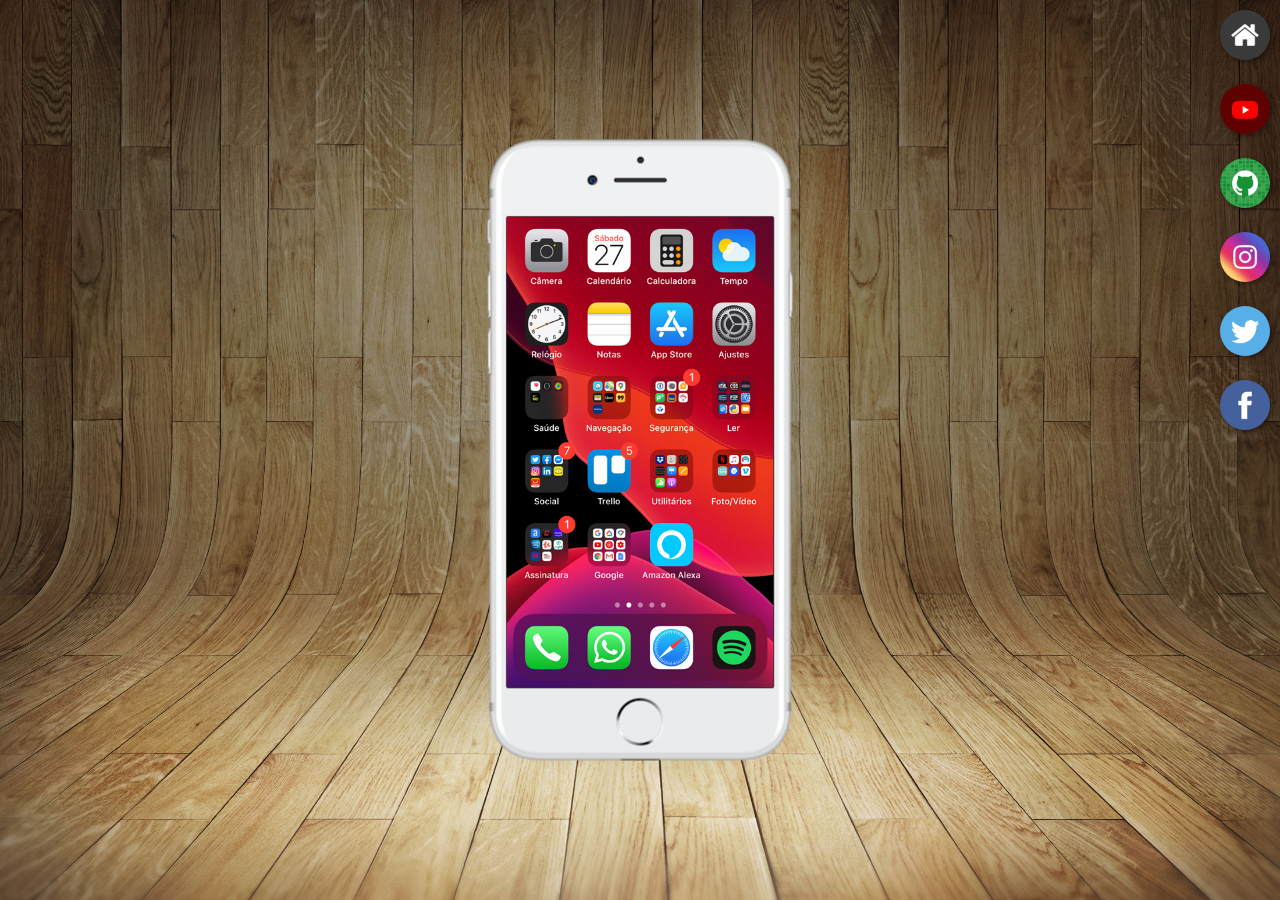
<file: index.html>
<!DOCTYPE html>
<html lang="pt-br">
<head>
    <meta charset="UTF-8">
    <meta http-equiv="X-UA-Compatible" content="IE=edge">
    <meta name="viewport" content="width=device-width, initial-scale=1.0">
    <link rel="shortcut icon" href="pacote-d013/favicon.ico" type="image/x-icon">
    <link rel="stylesheet" href="estilos.css">
    <title>Projeto redes sociasi</title>
</head>
<body>
    
    <main>
        <section id="telefone">
            <iframe src="pacote-d013/home.html" frameborder="0" name="tela" id="tela">
                seu navegador não é compativo
            </iframe>
        </section>
        <section id="redes-sociais">
            <a href="pacote-d013/home.html" target="tela" ><img src="pacote-d013/imagens/logo-home.jpg" alt="home"></a><br>
            <a href="youtube.html" target="tela" ><img src="pacote-d013/imagens/logo-youtube.jpg" alt="logo-youtube"></a><br>
            <a href="git.html" target="tela" ><img src="pacote-d013/imagens/logo-github.jpg" alt="github"></a><br>
            <a href="instagram.html" target="tela" ><img src="pacote-d013/imagens/logo-instagram.jpg" alt="instagram"></a><br>
            <a href="twitter.html" target="tela"><img src="pacote-d013/imagens/logo-twitter.jpg" alt="twitter"></a><br>

            <a href="facebook.html" target="tela" ><img src="pacote-d013/imagens/logo-facebook.jpg" alt="face"></a>
        </section> 
    </main>

</body>
</html>
</file>
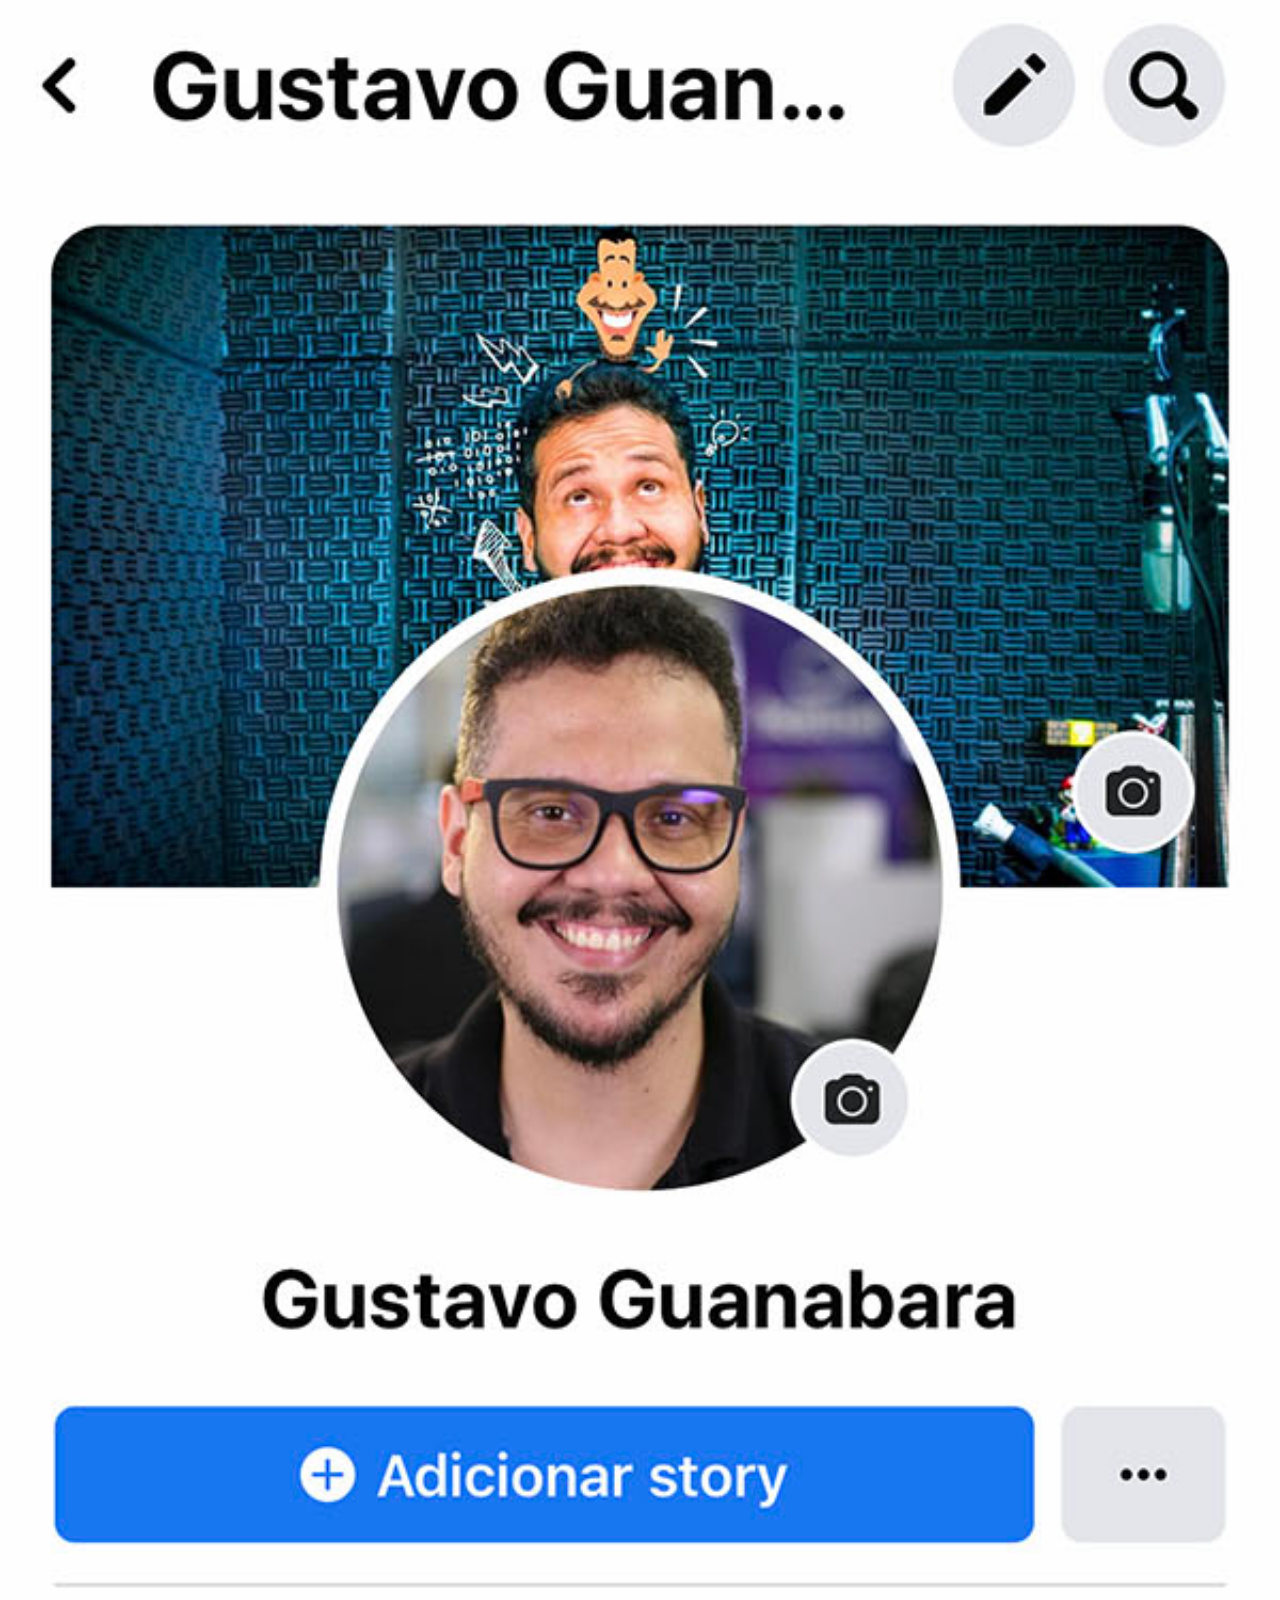
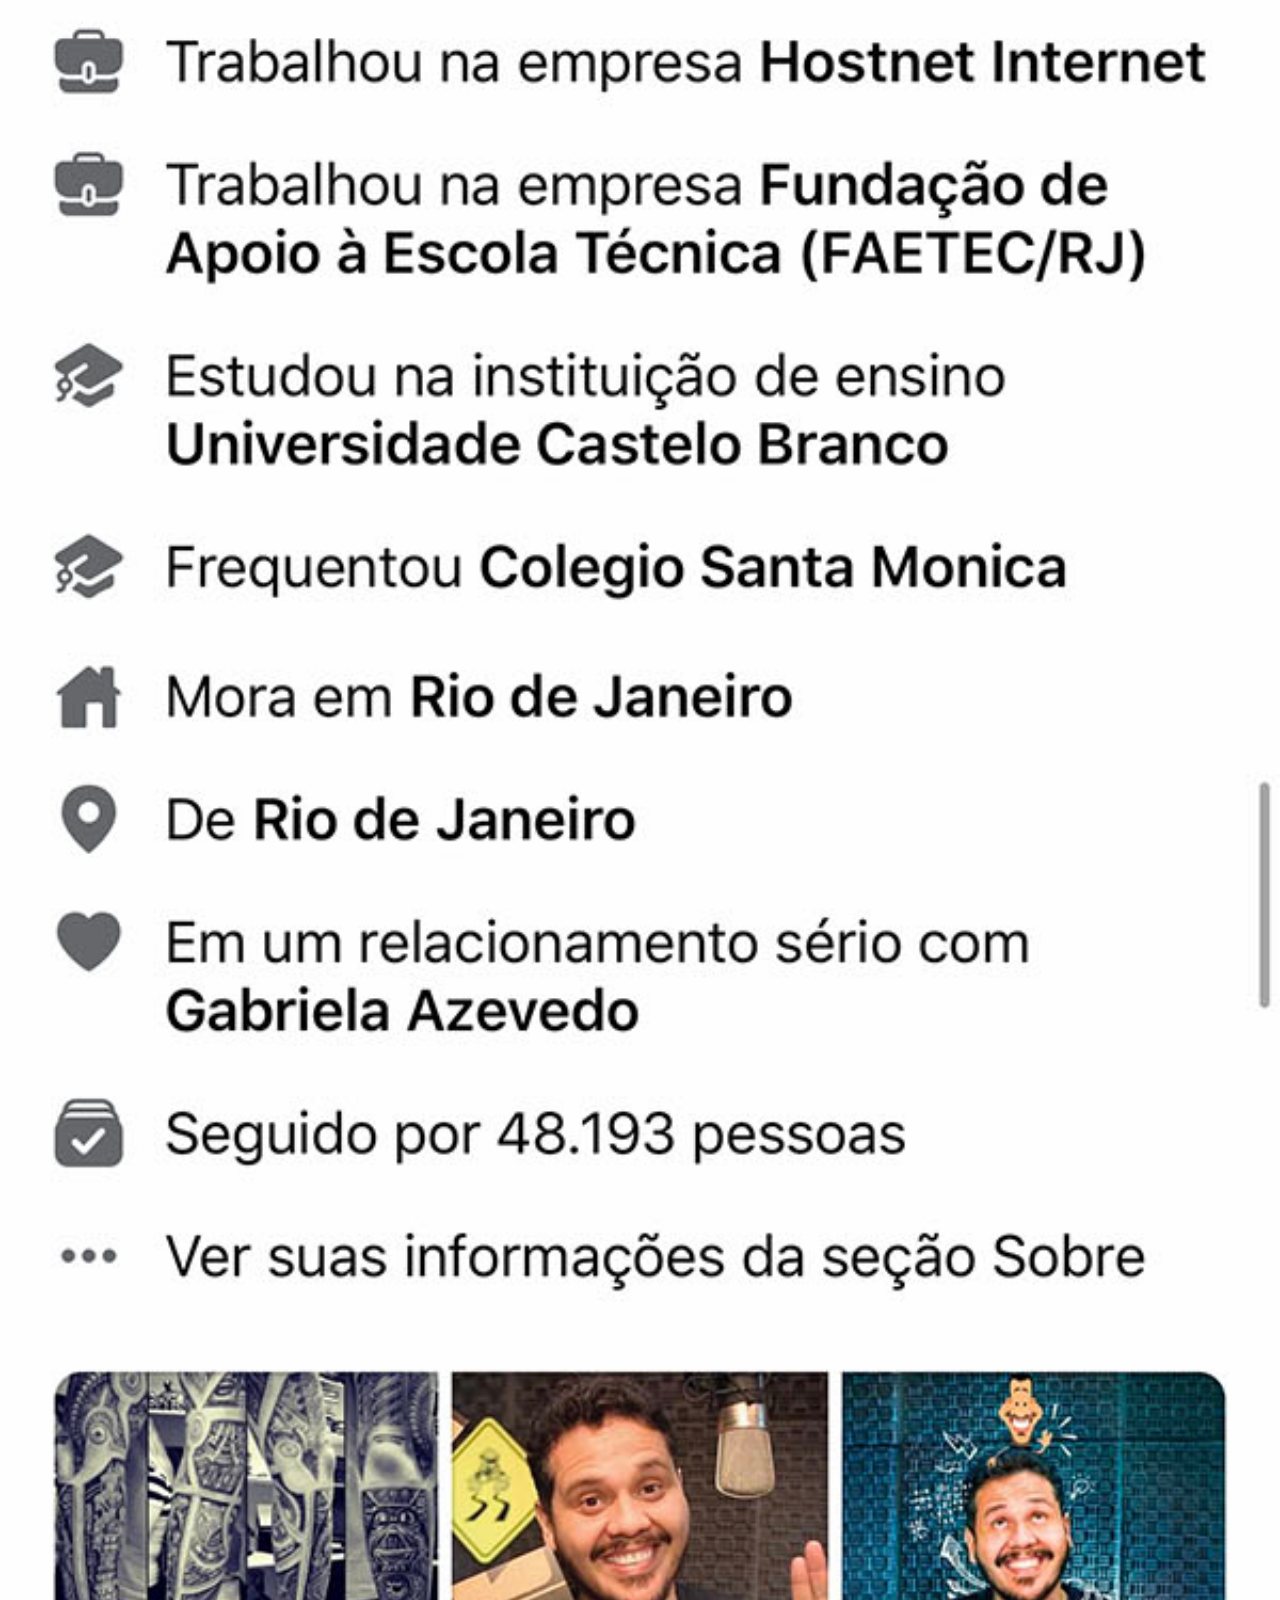
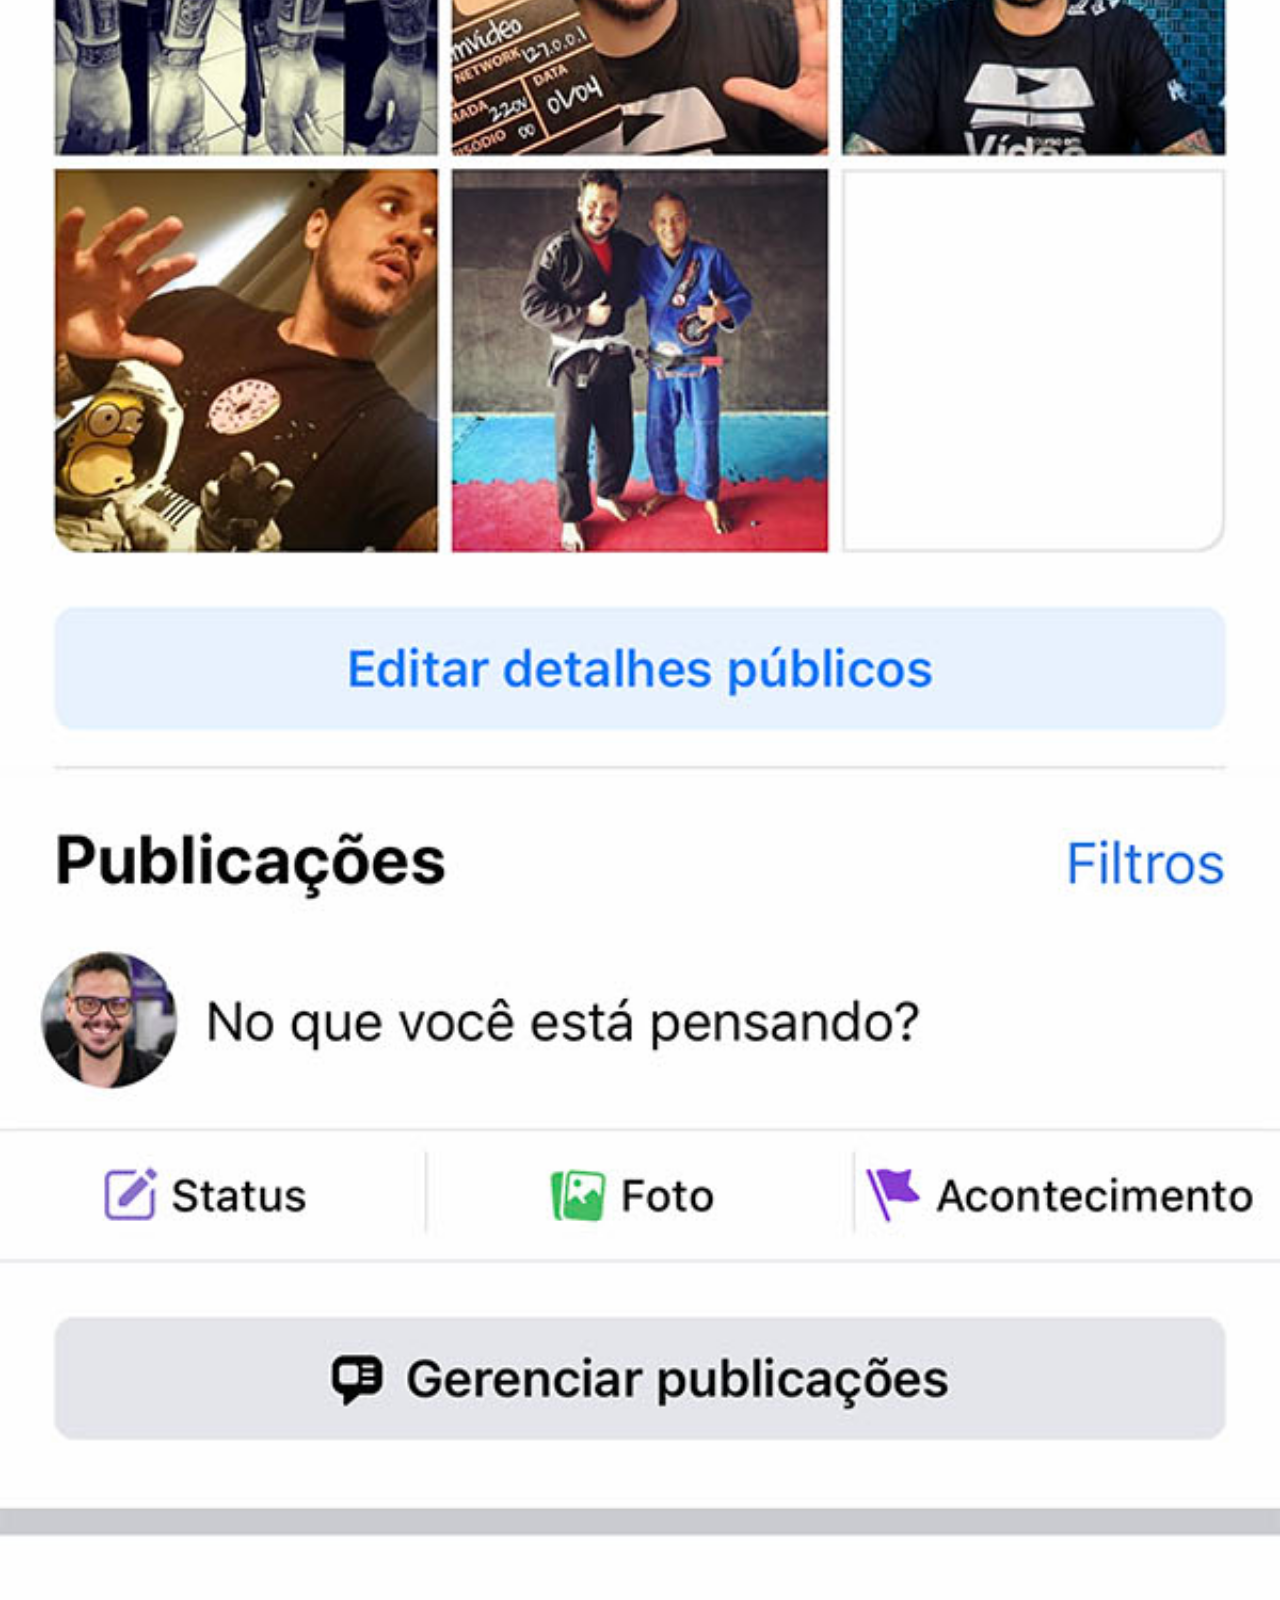
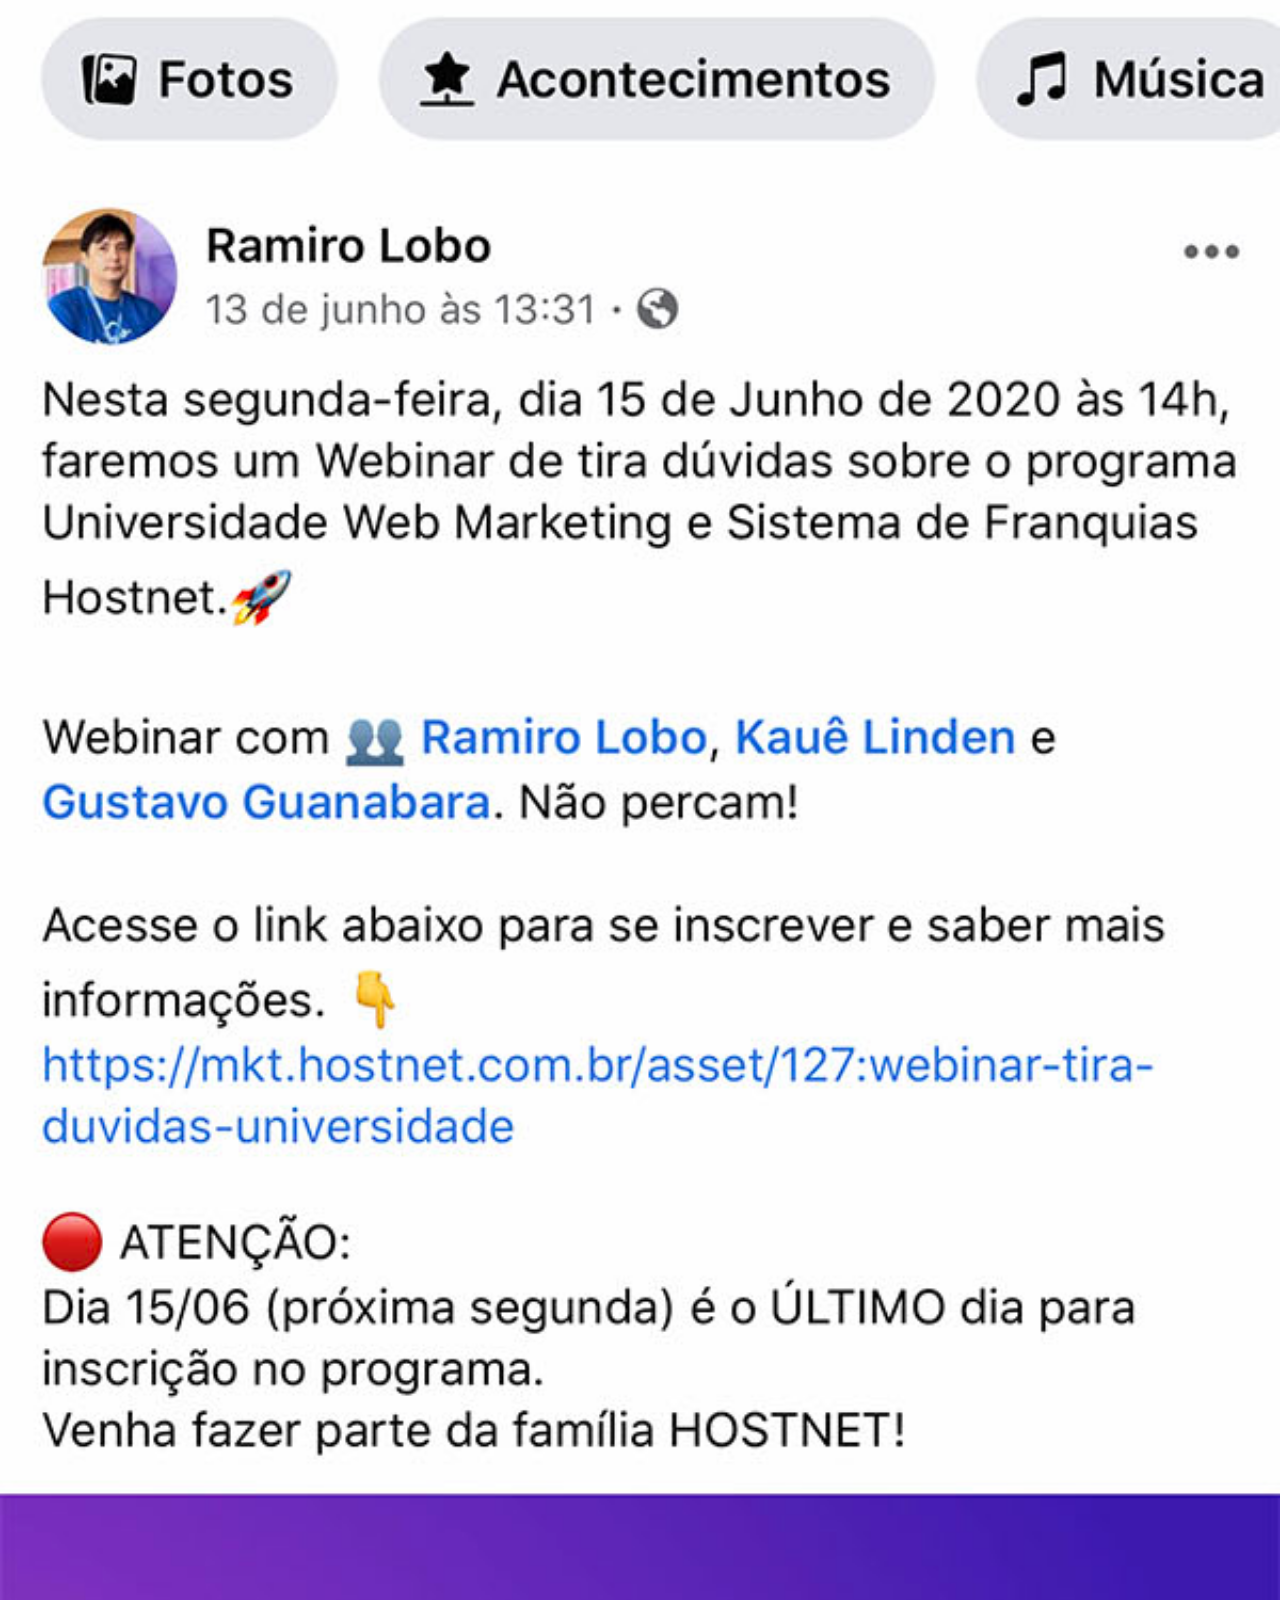
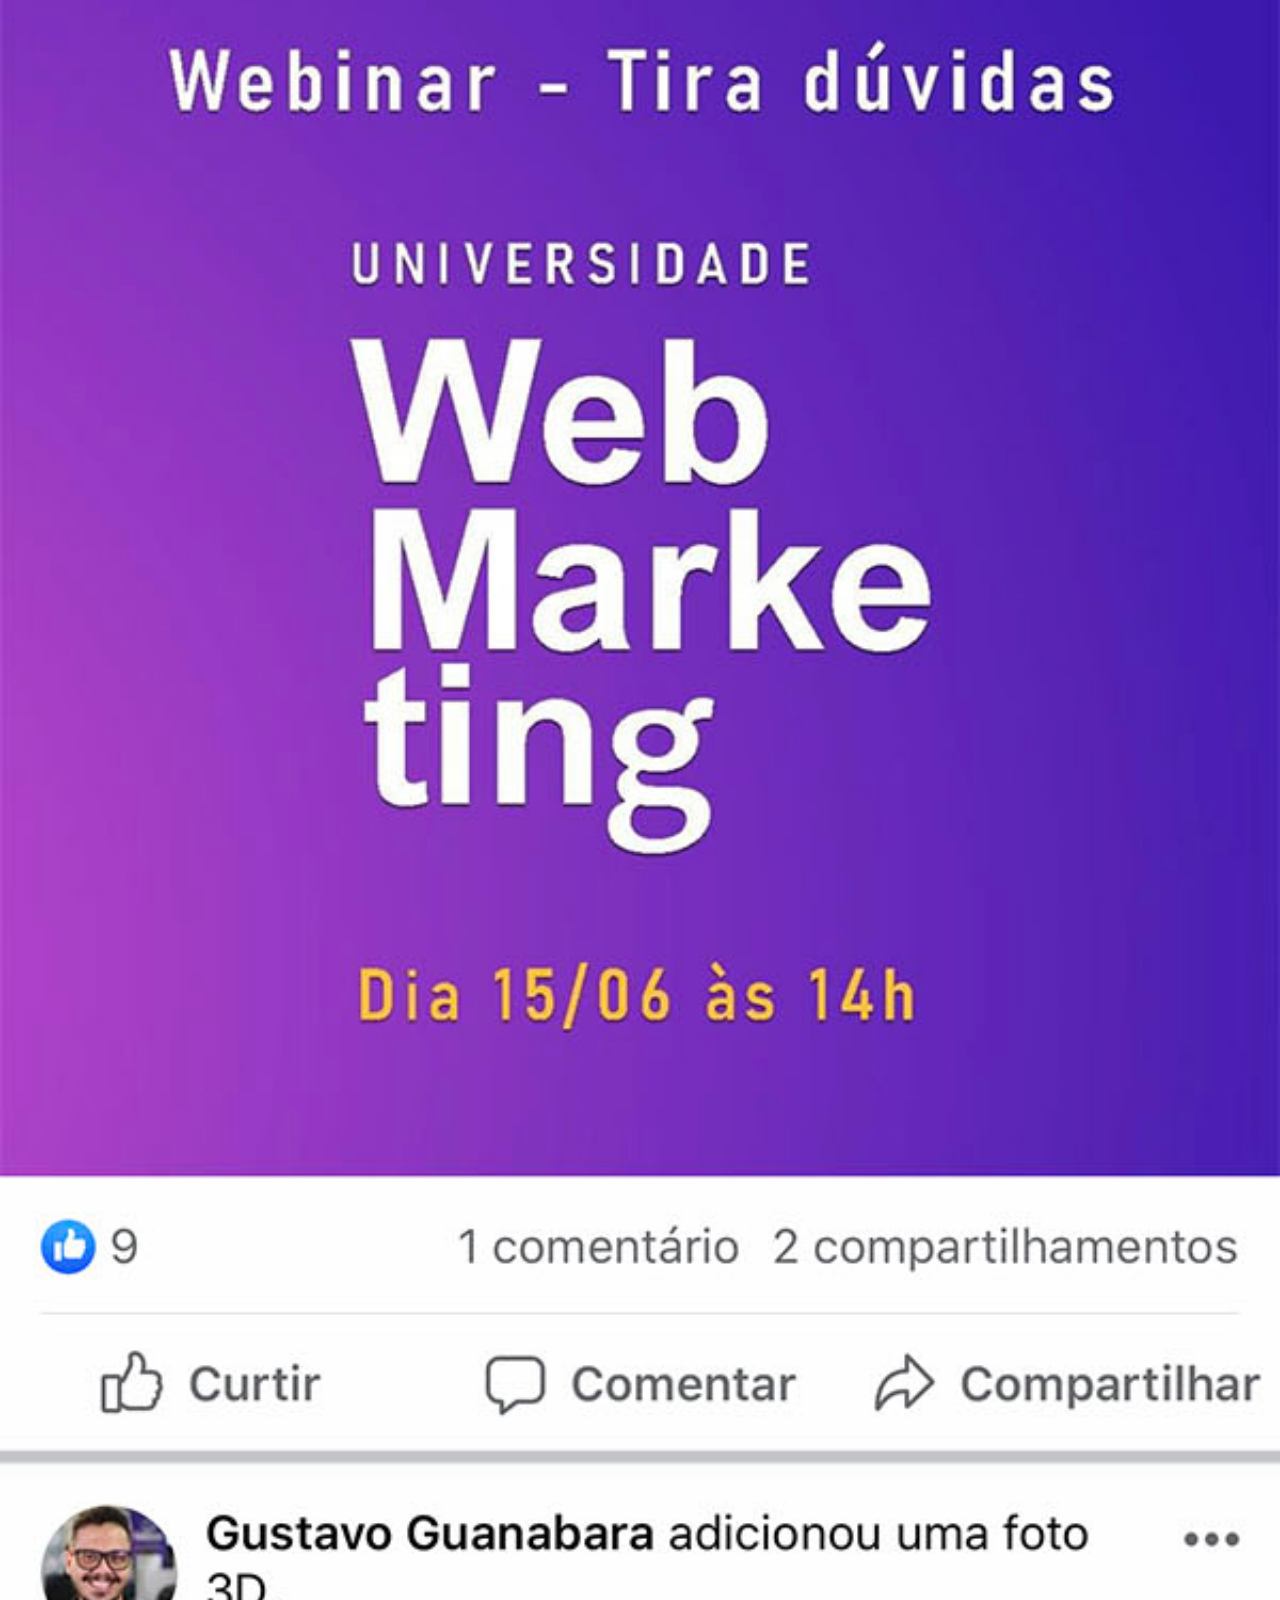
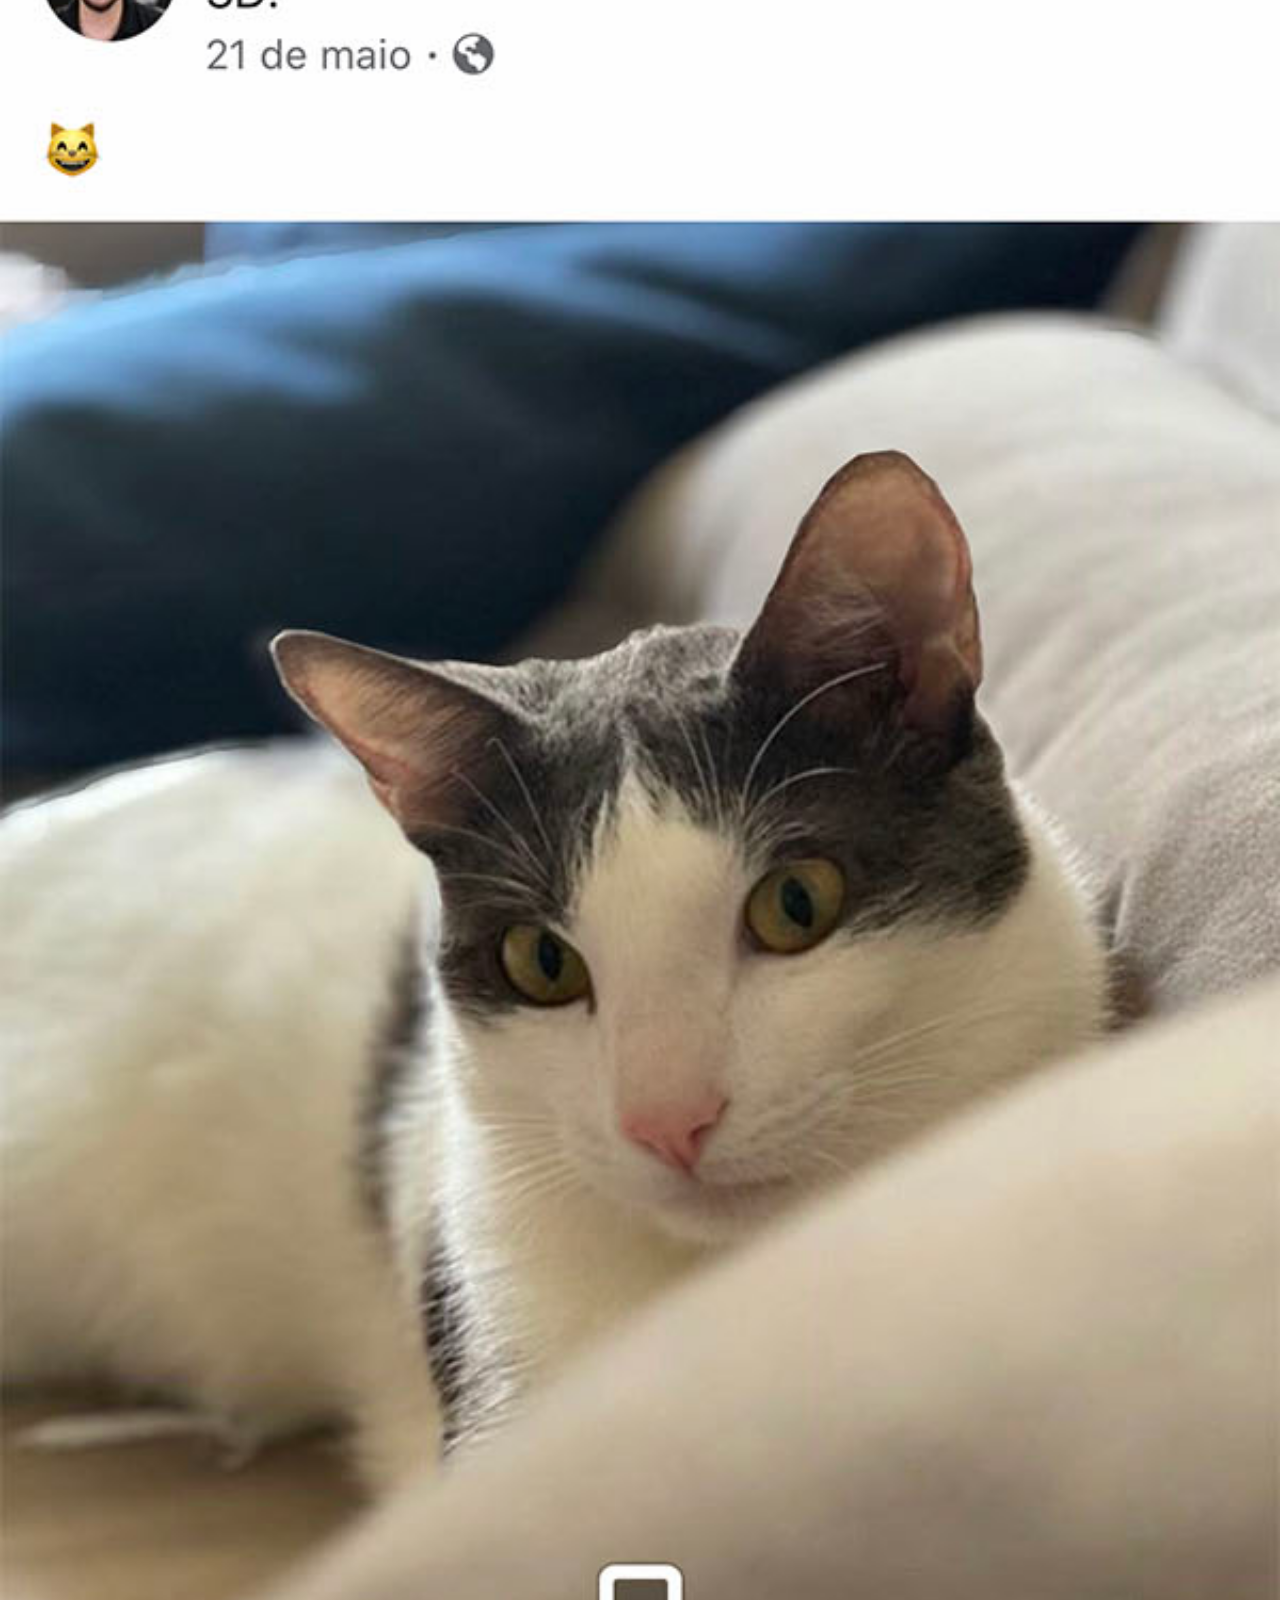
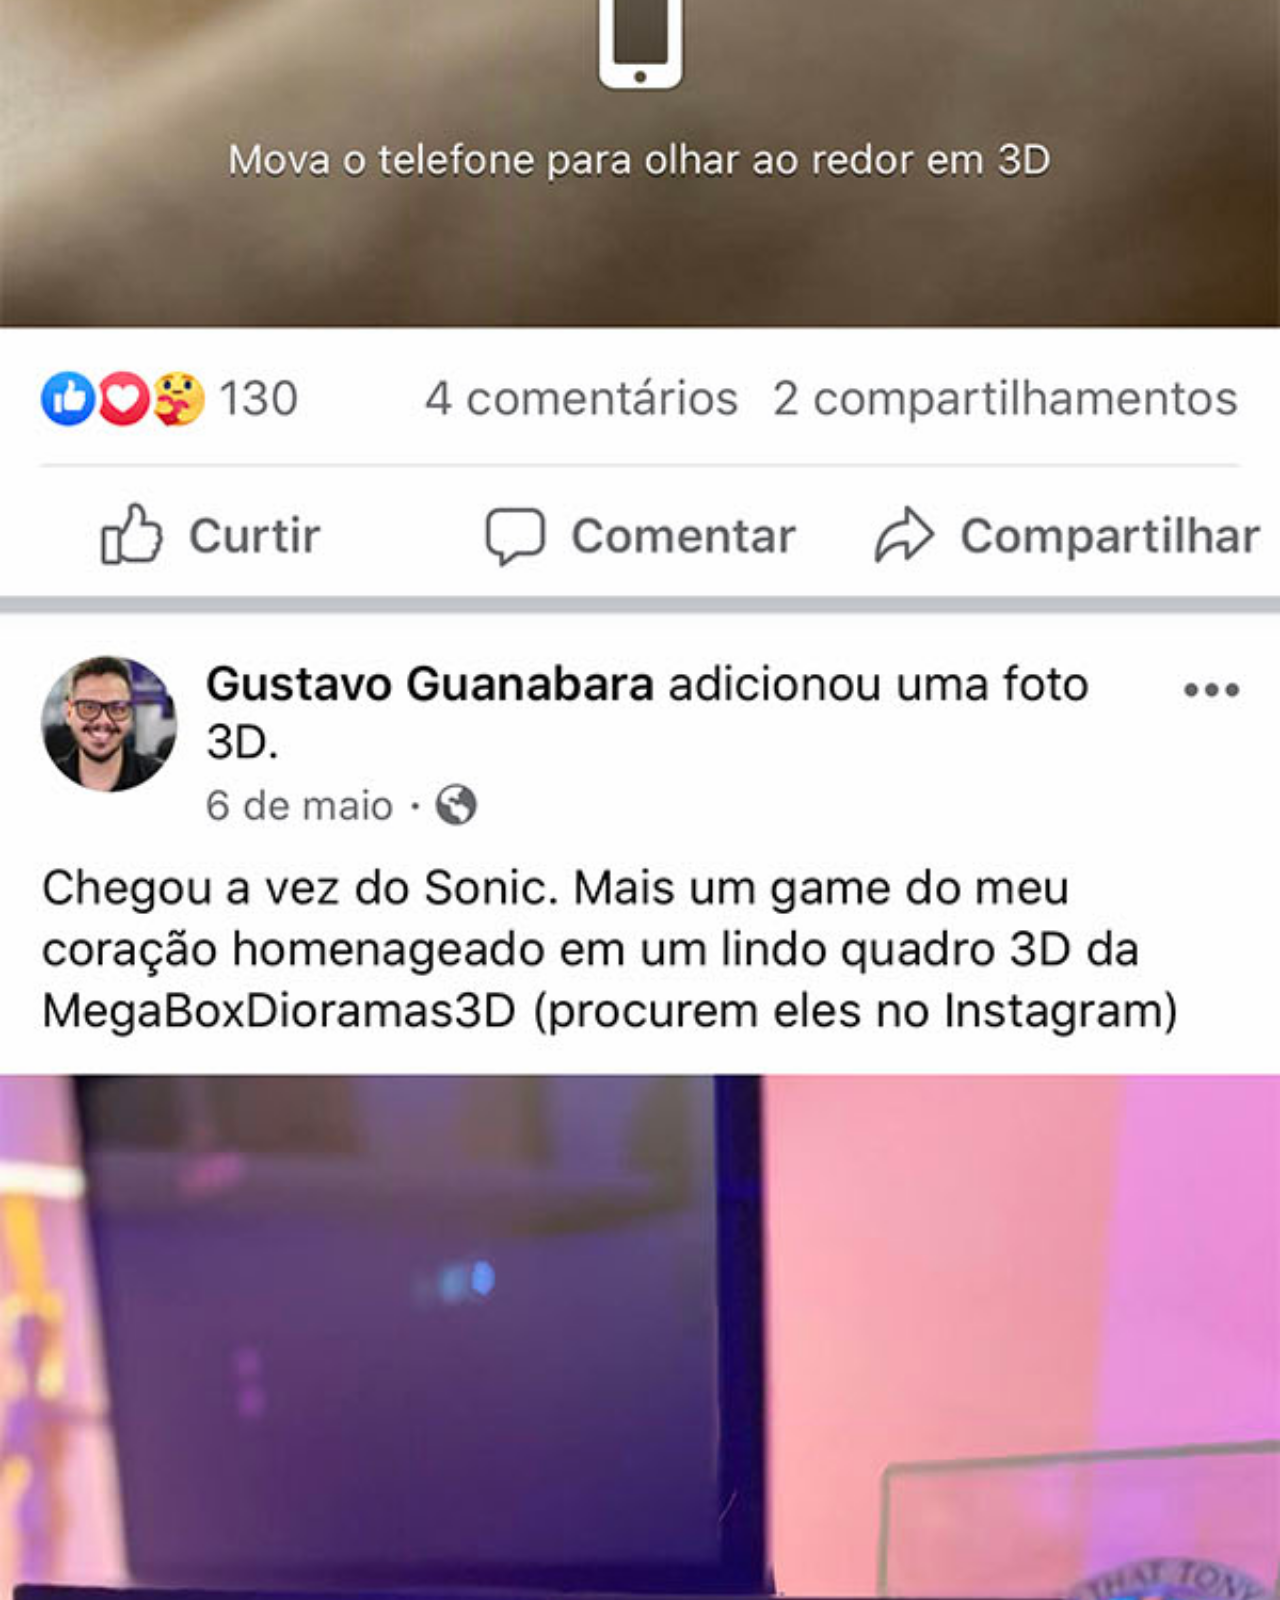
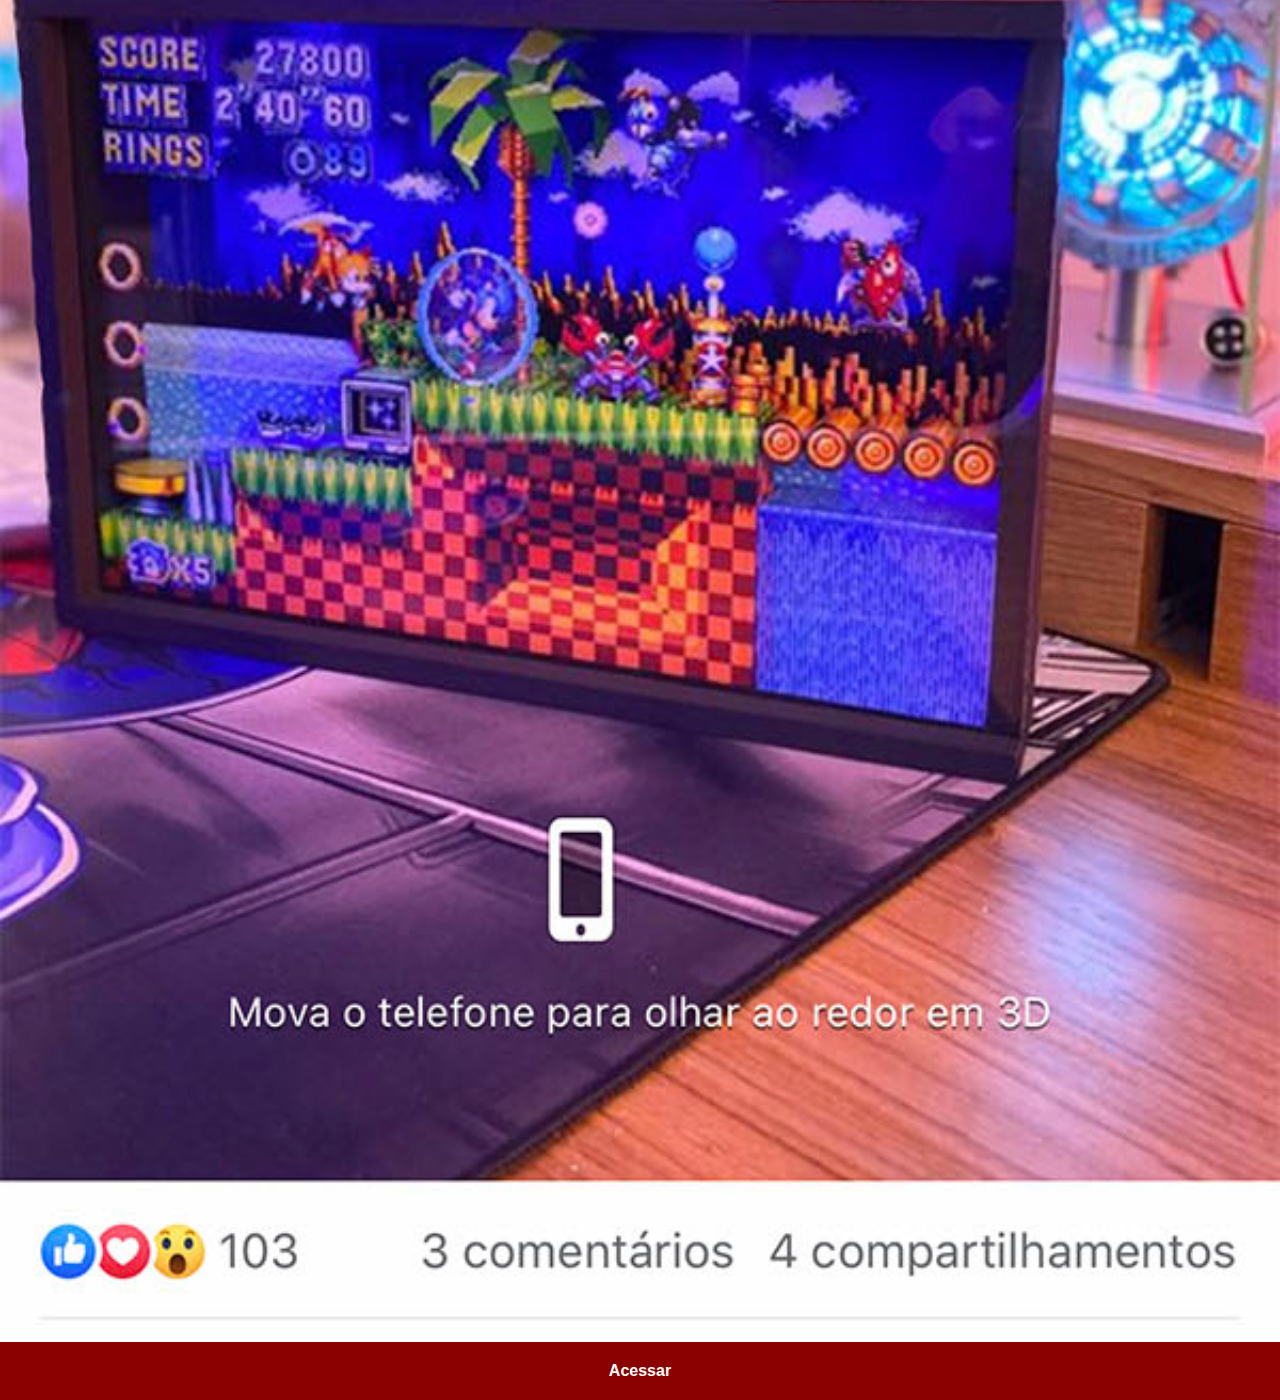
<file: facebook.html>
<!DOCTYPE html>
<html lang="pt-br">
<head>
    <meta charset="UTF-8">
    <meta http-equiv="X-UA-Compatible" content="IE=edge">
    <meta name="viewport" content="width=device-width, initial-scale=1.0">
    <link rel="stylesheet" href="estilos/sociai.css">
    <title>facebook</title>
</head>
<body>
    <img src="pacote-d013/imagens/tela-facebook.jpg" alt="facebook">
    <a href="https://www.facebook.com/gustavoguanabara/?locale=pt_BR">Acessar</a>
</body>
</html>
</file>
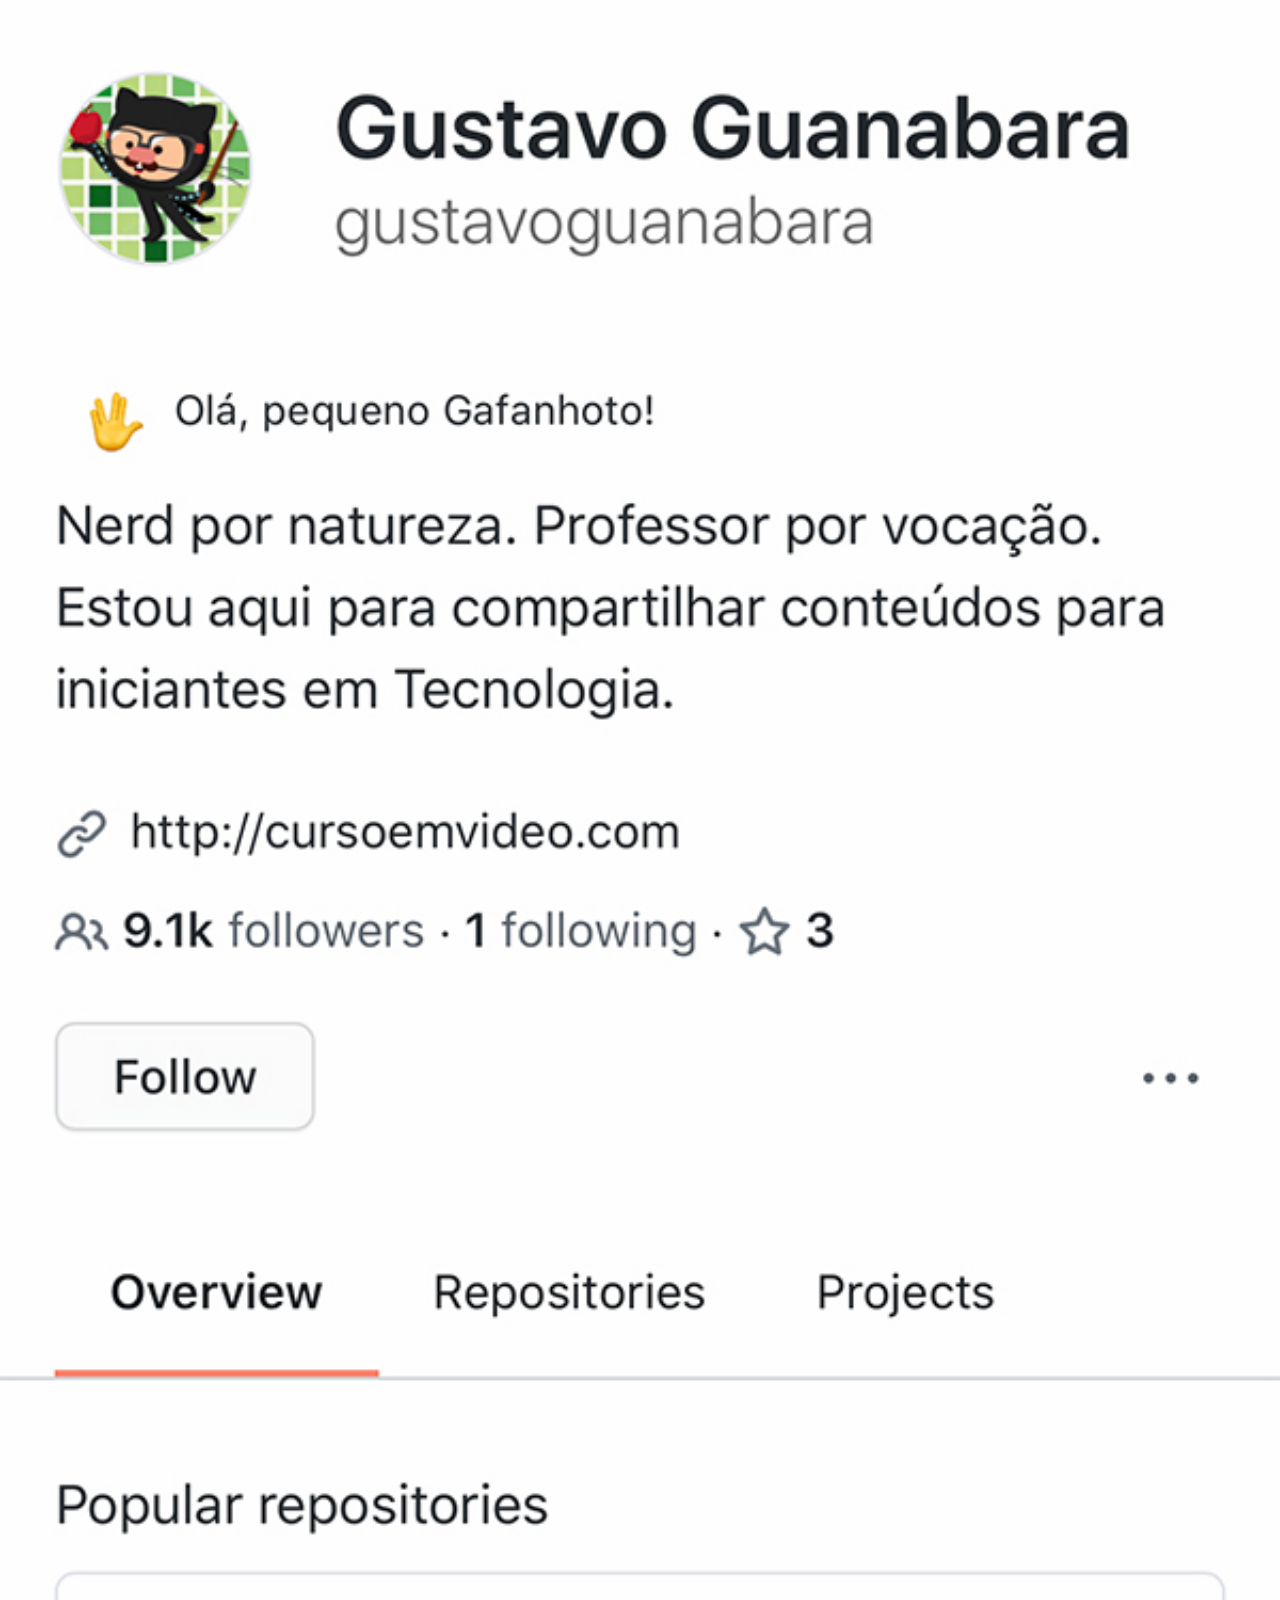
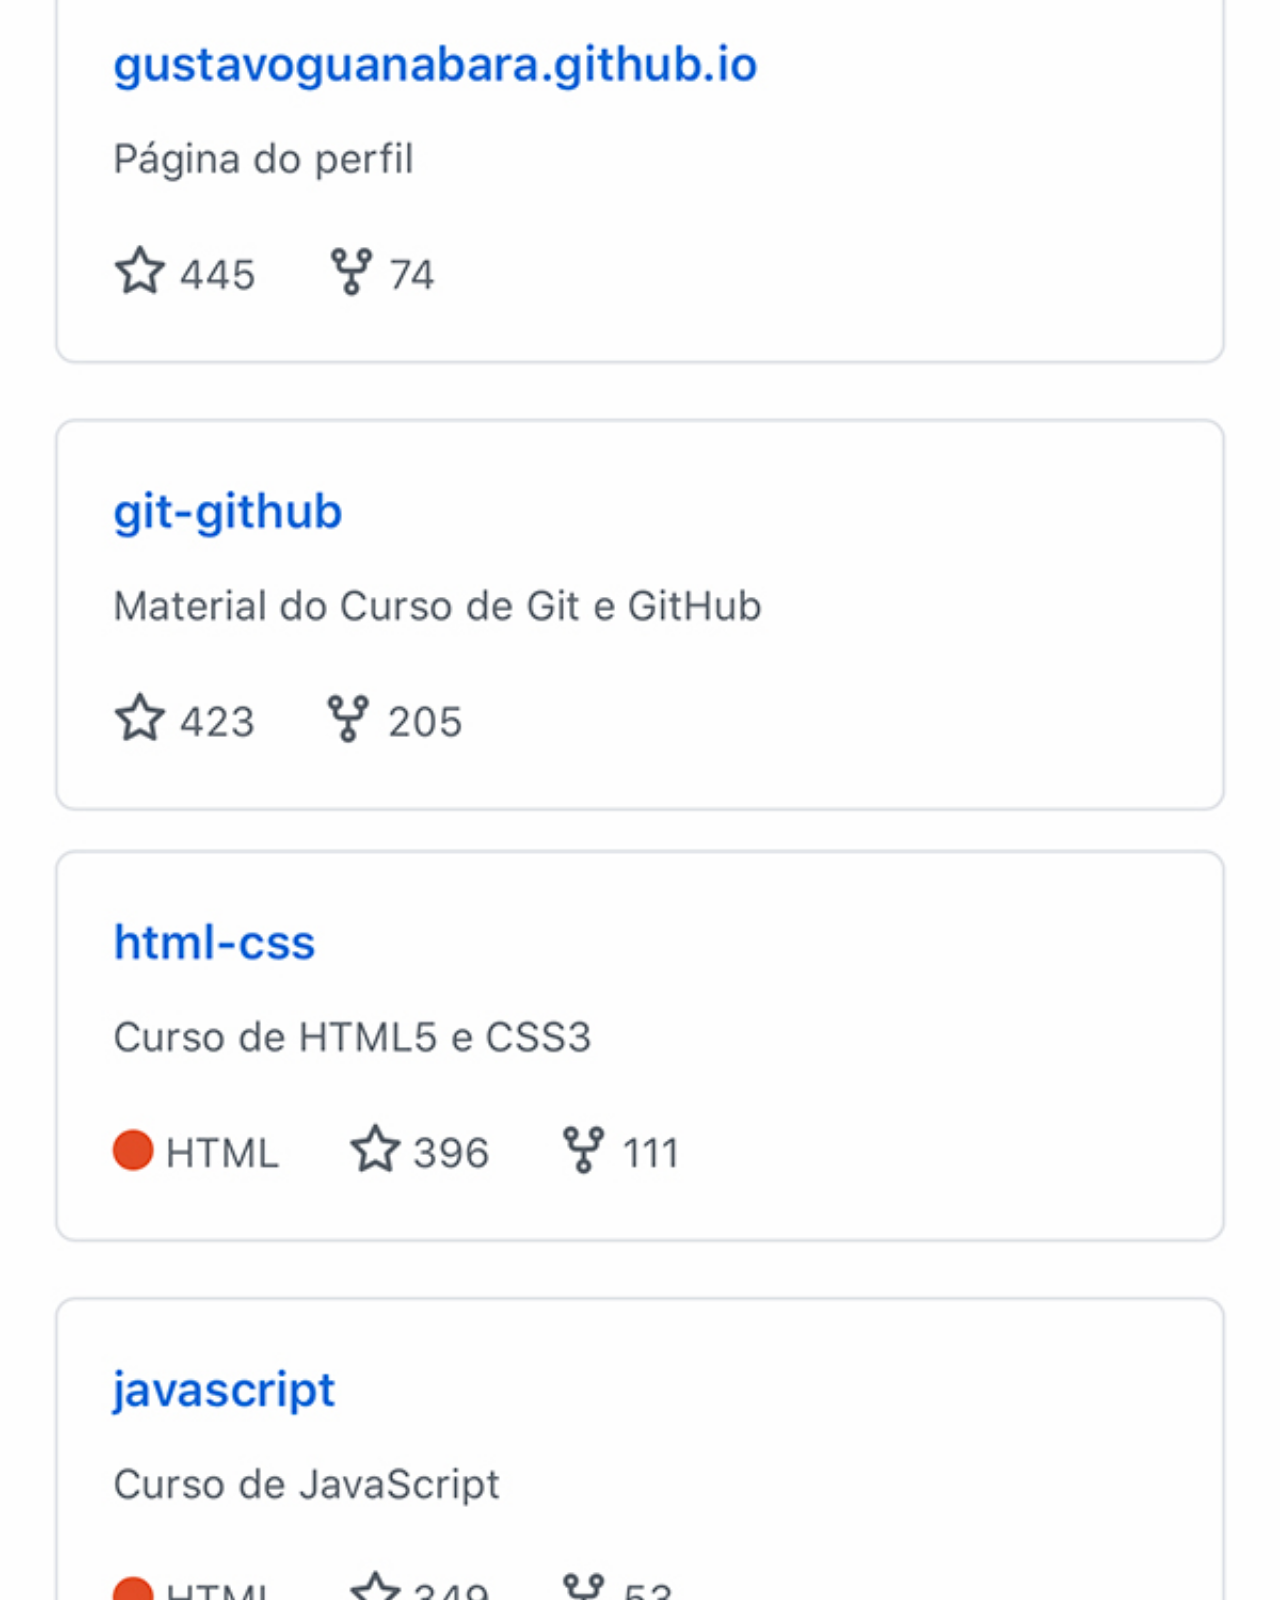
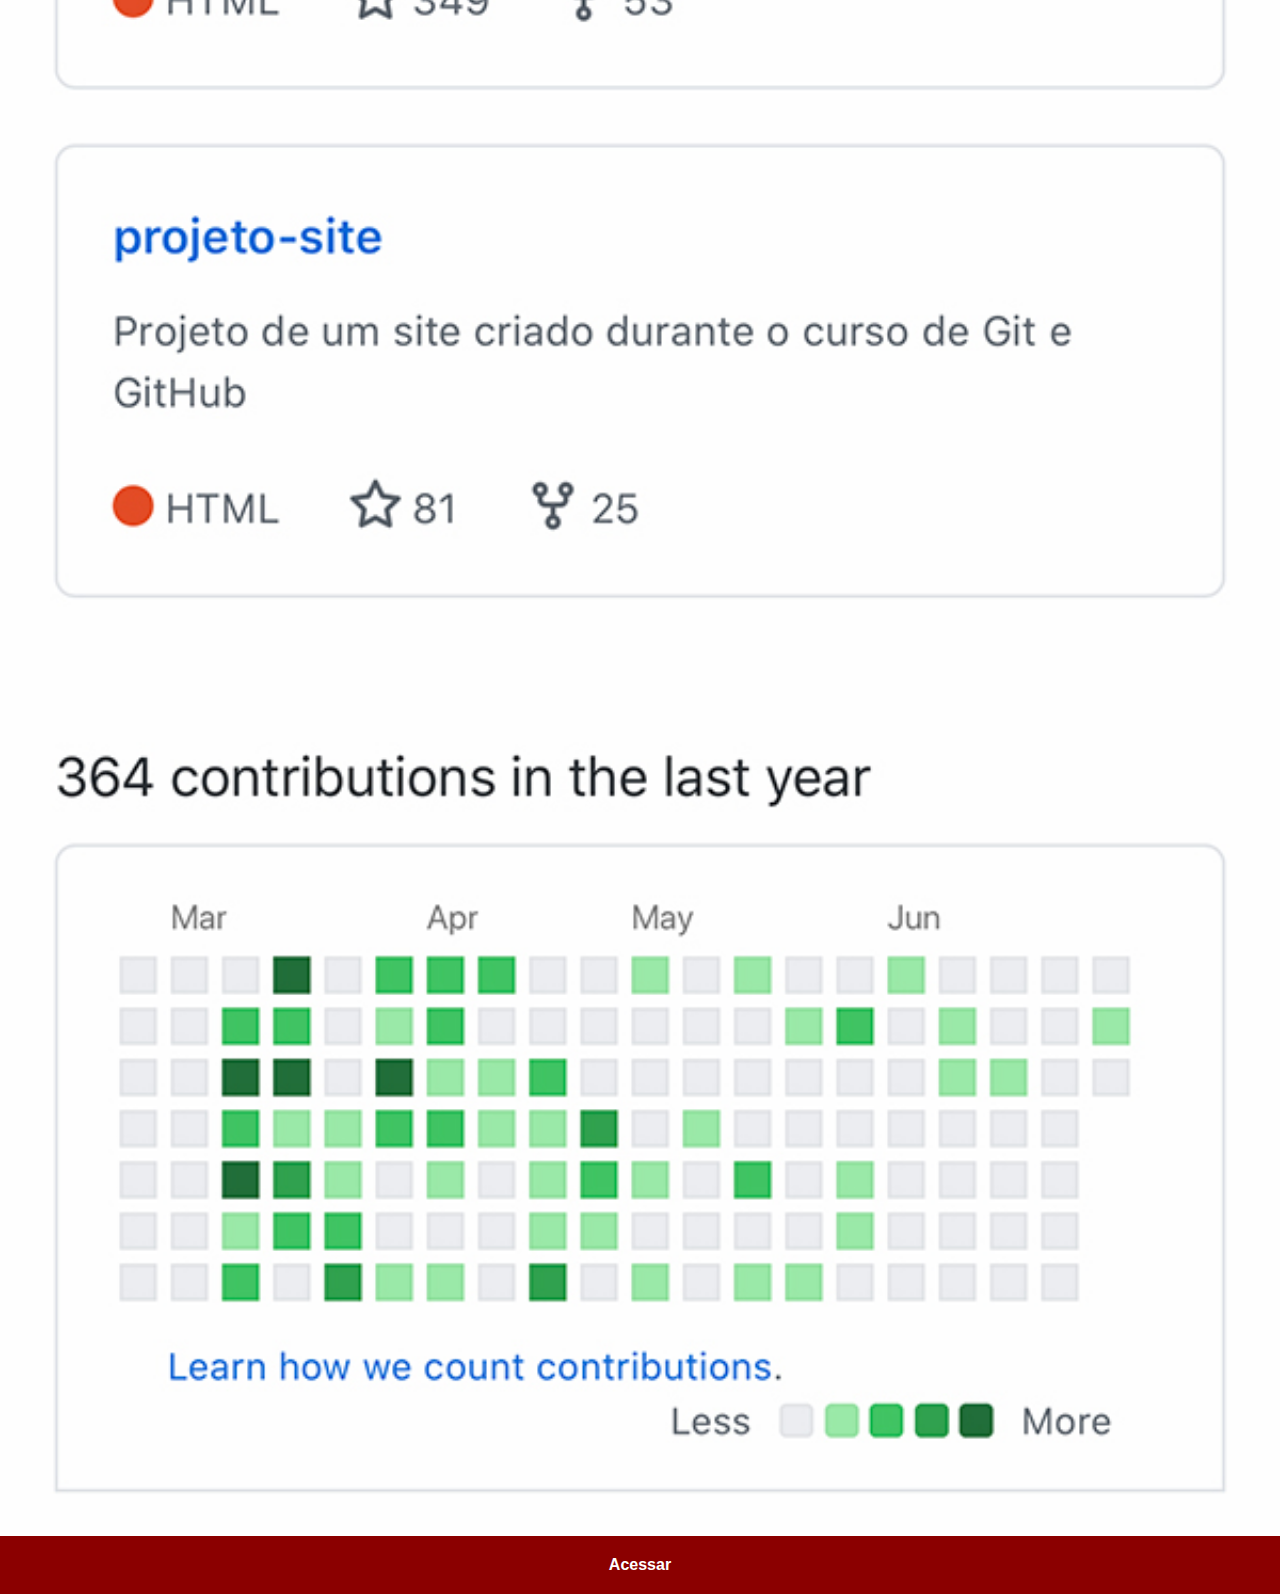
<file: git.html>
<!DOCTYPE html>
<html lang="en">
<head>
    <meta charset="UTF-8">
    <meta http-equiv="X-UA-Compatible" content="IE=edge">
    <meta name="viewport" content="width=device-width, initial-scale=1.0">
    <link rel="stylesheet" href="estilos/sociai.css">
    <title>Github</title>
</head>
<body>
    <img src="pacote-d013/imagens/tela-github.jpg" alt="github">
    <a href="https://github.com/gustavoguanabara/" target="_blank">Acessar</a>
</body>
</html>
</file>
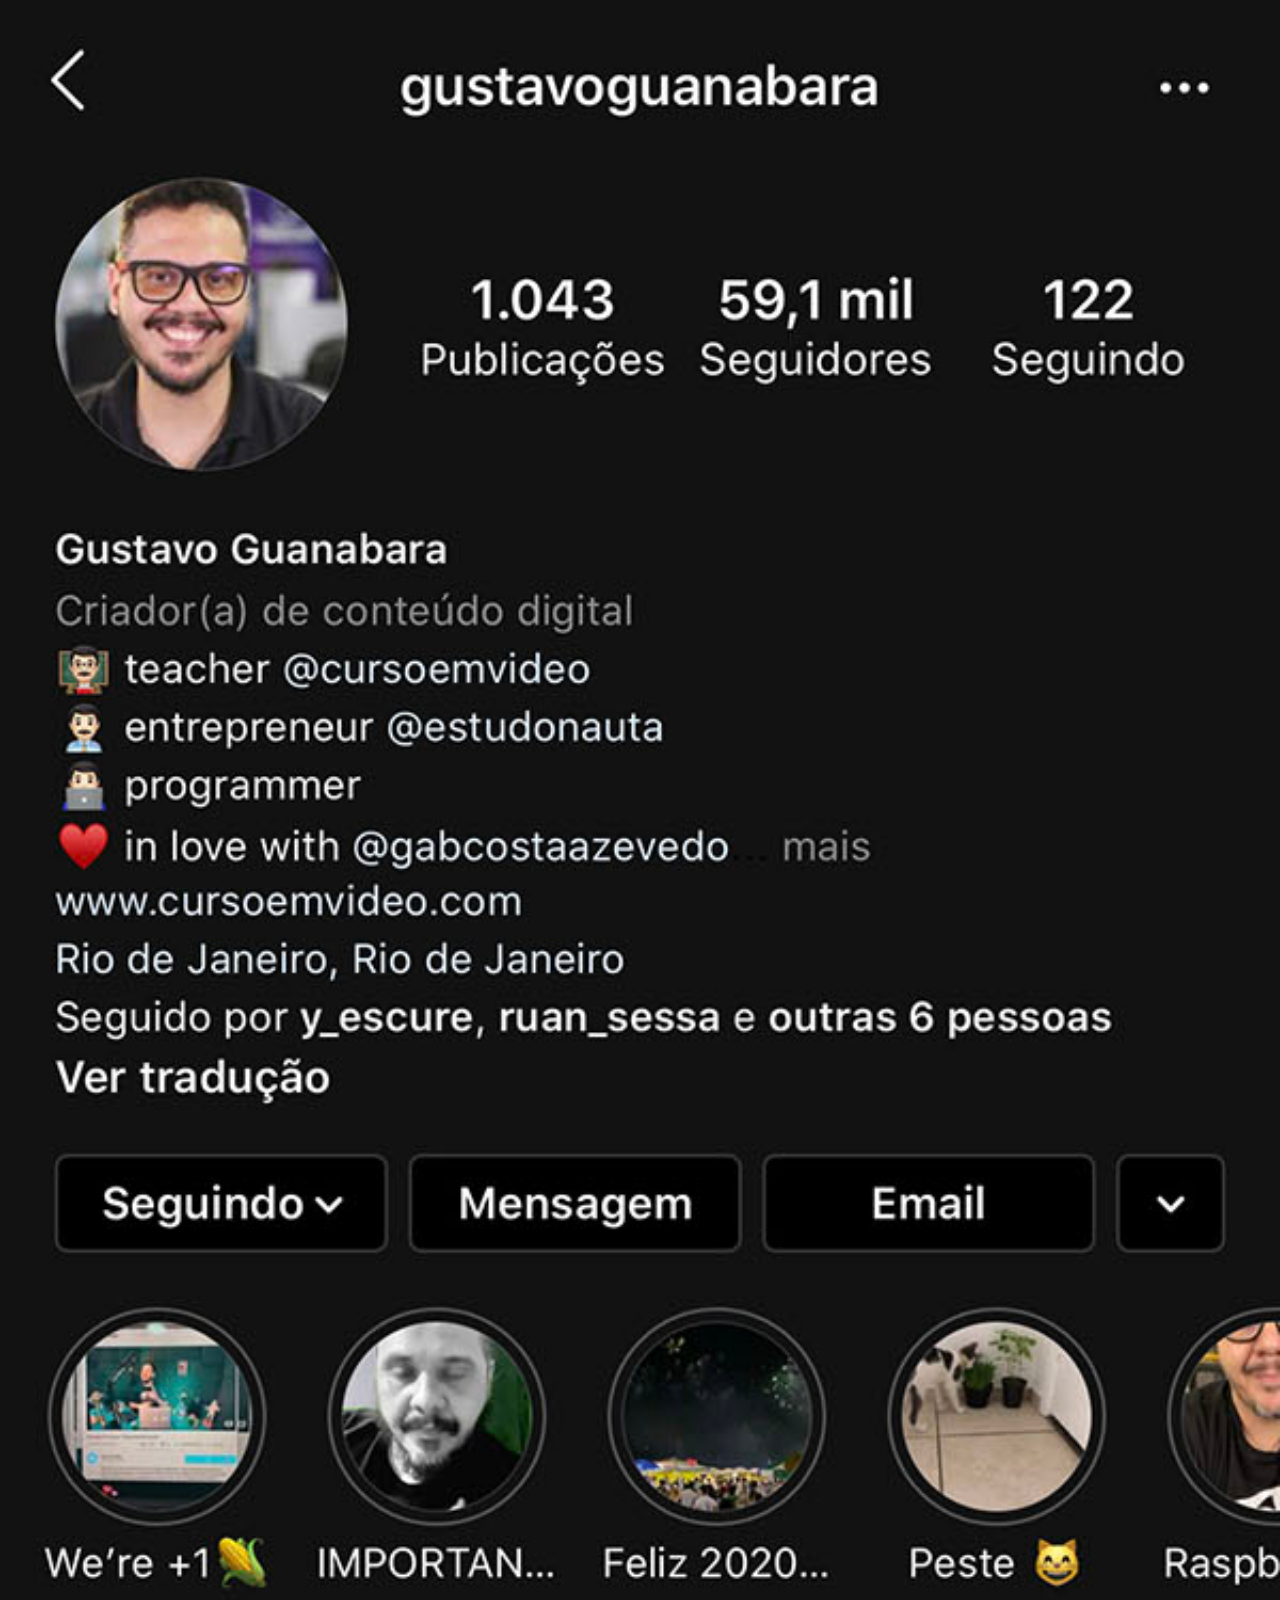
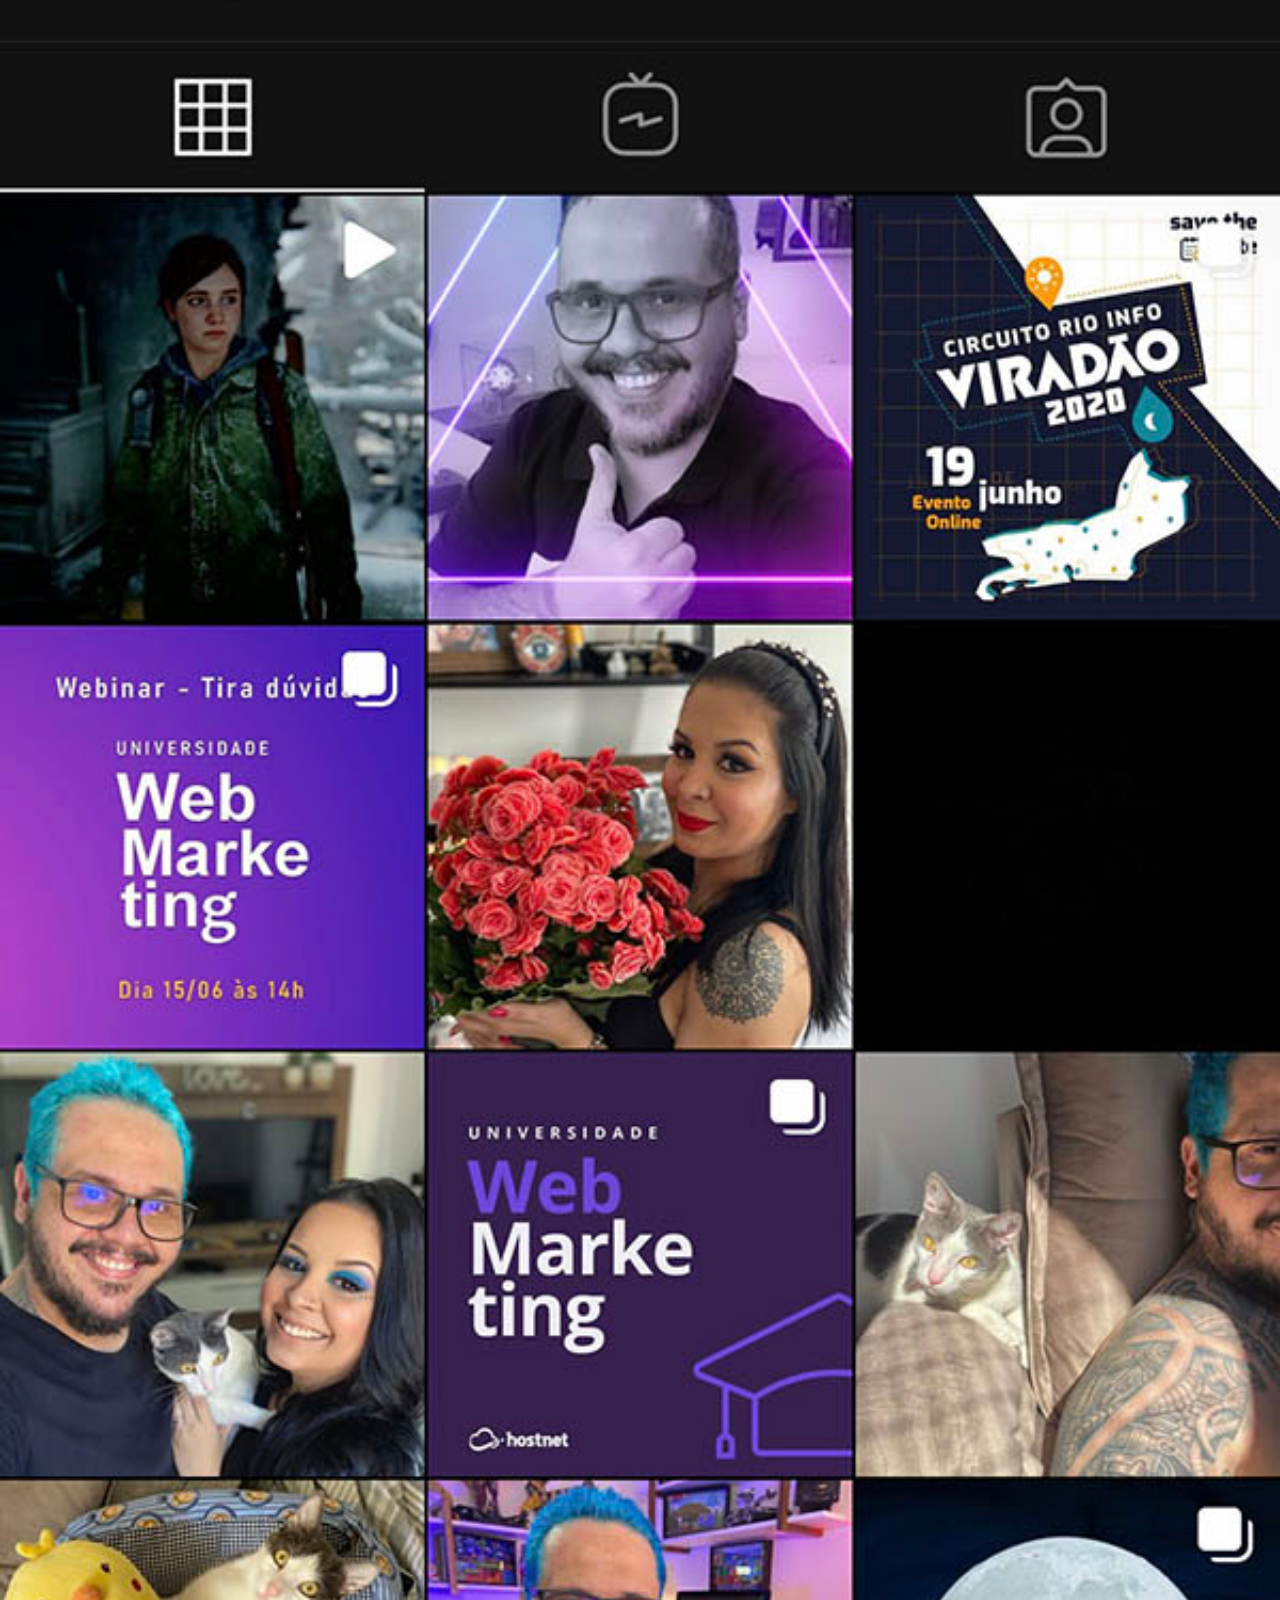
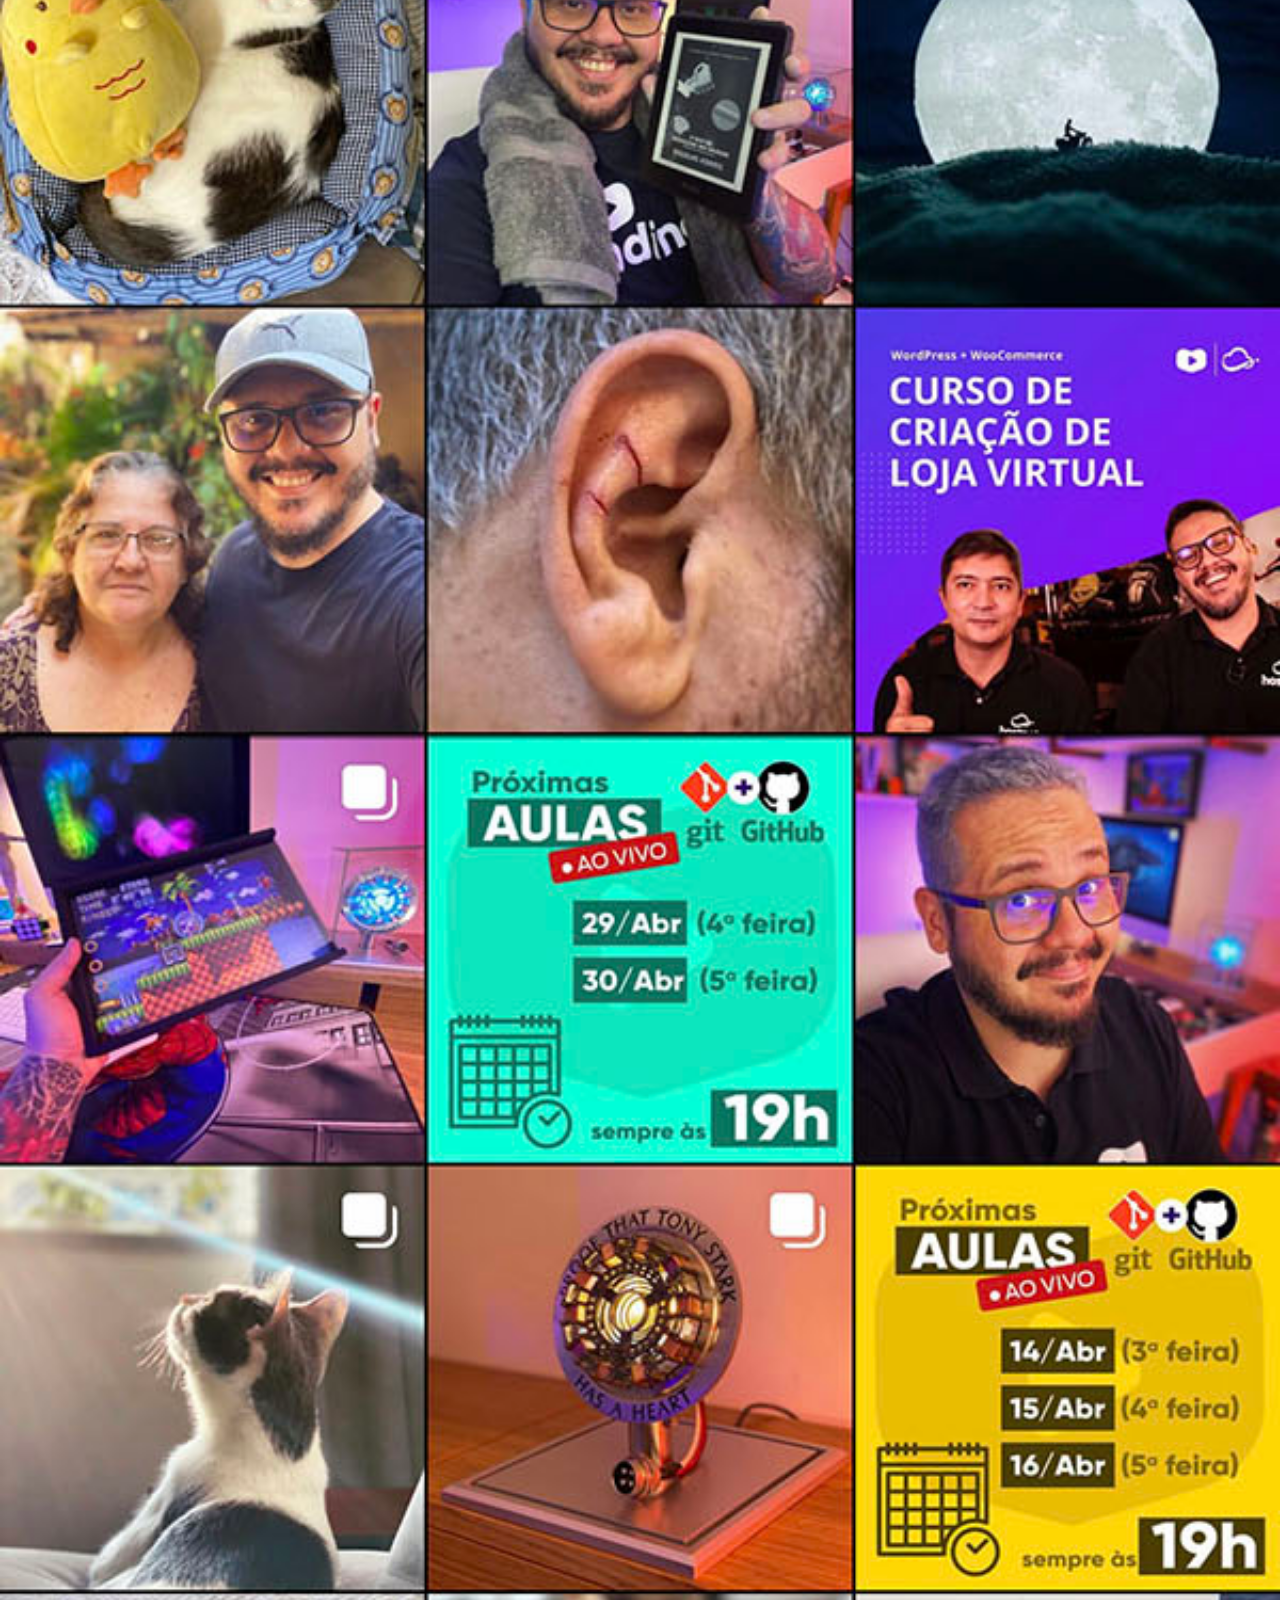
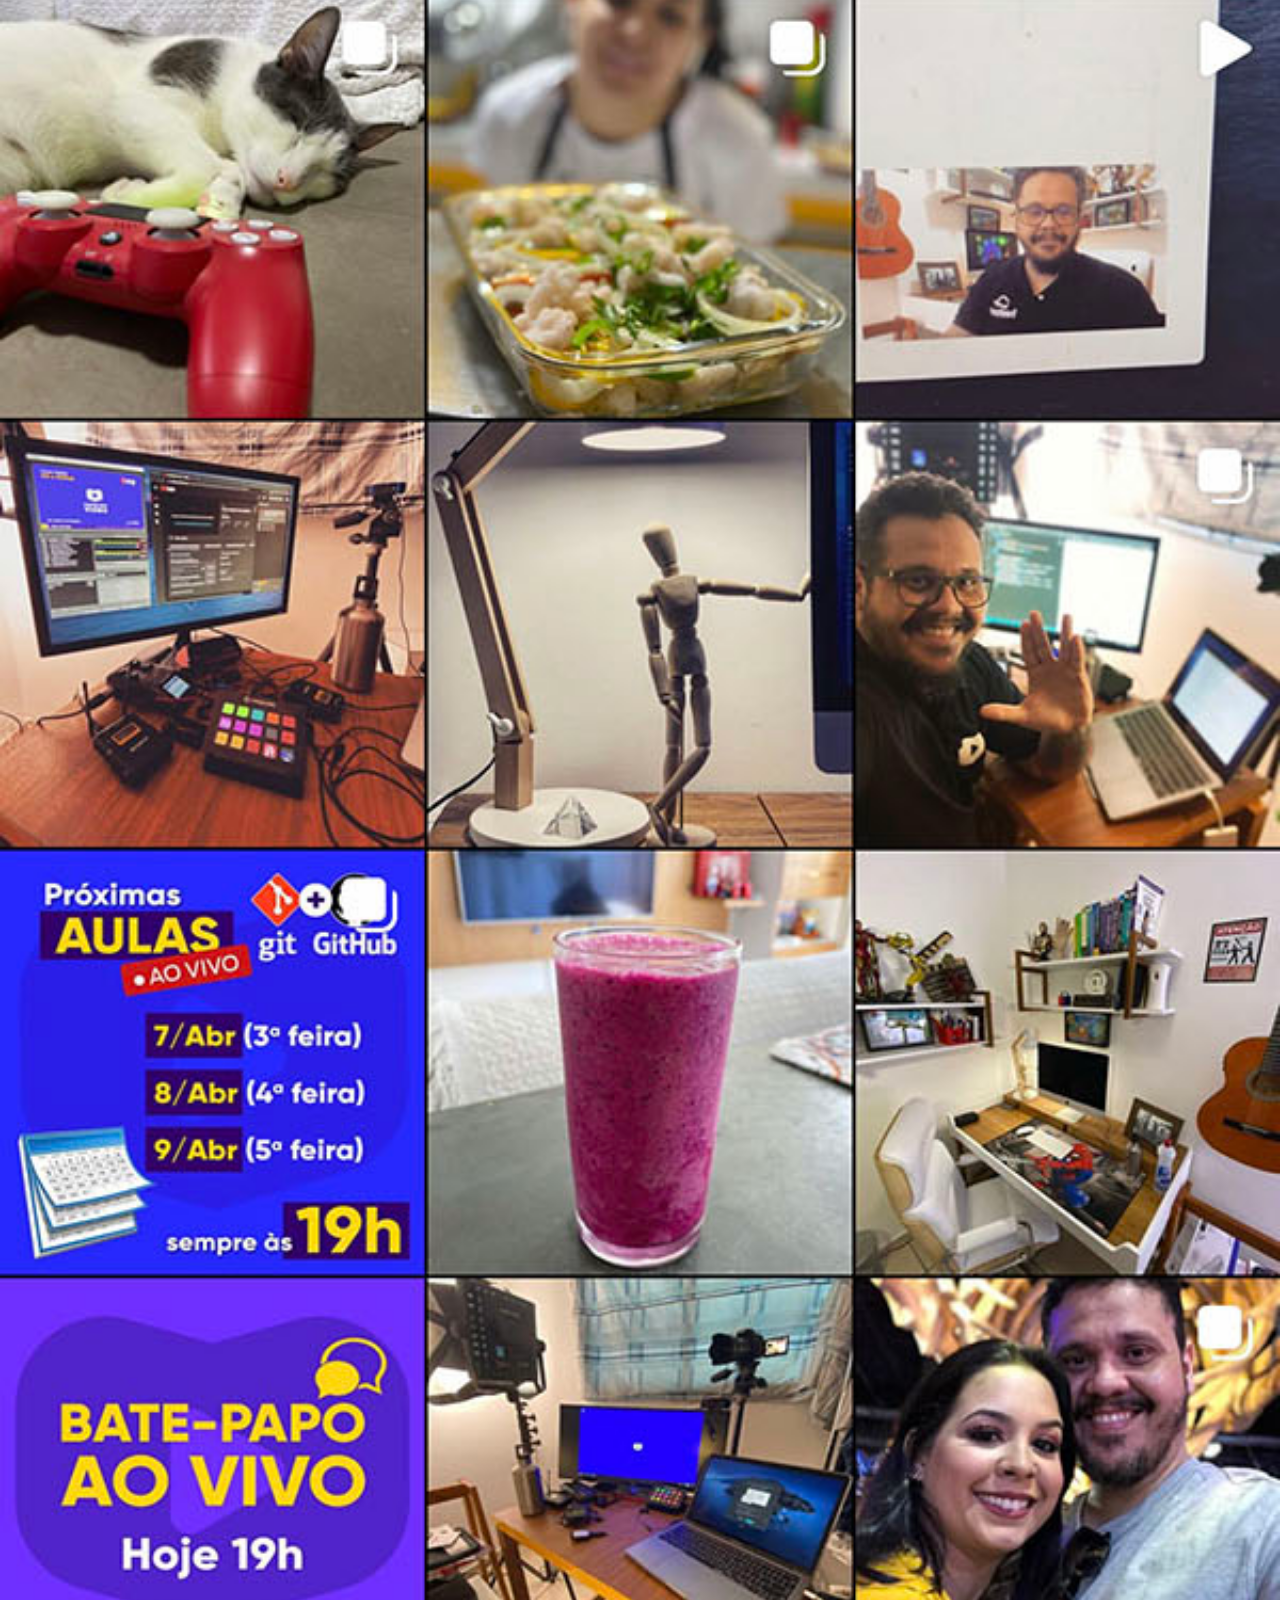
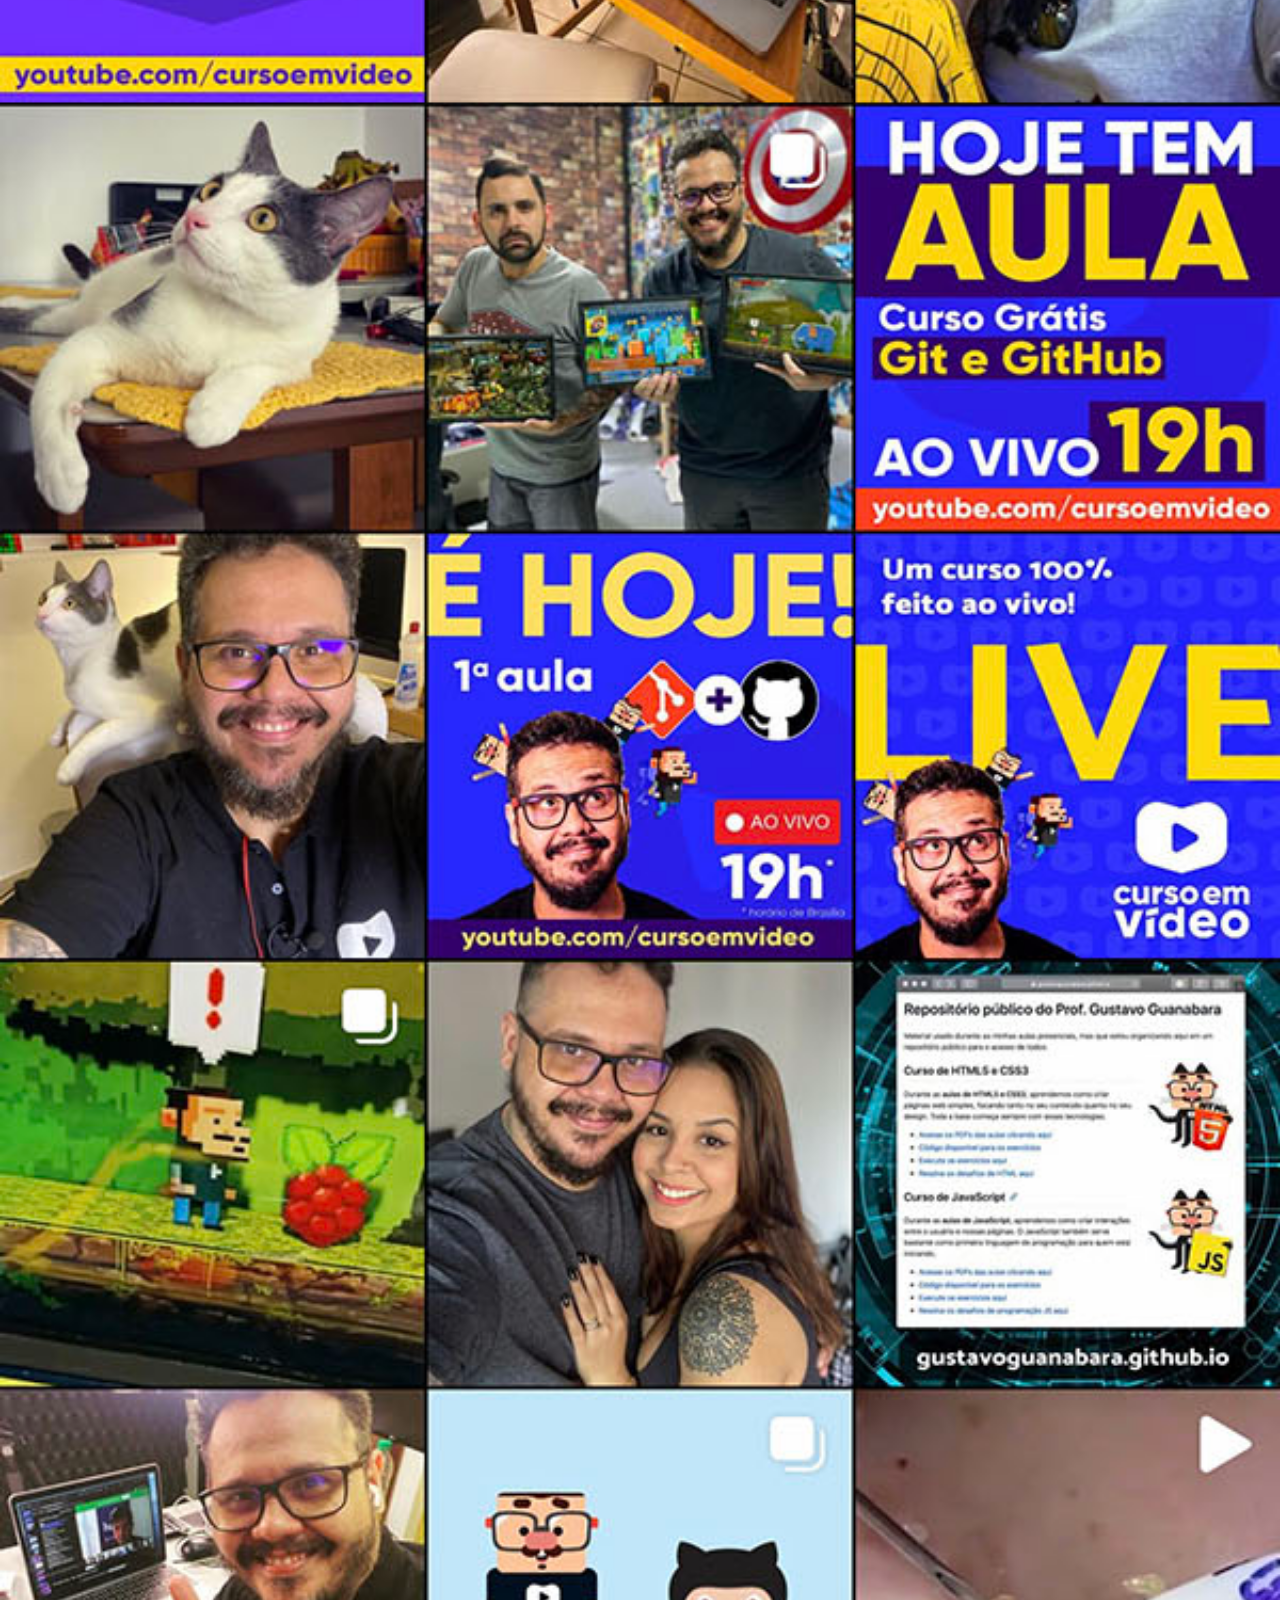
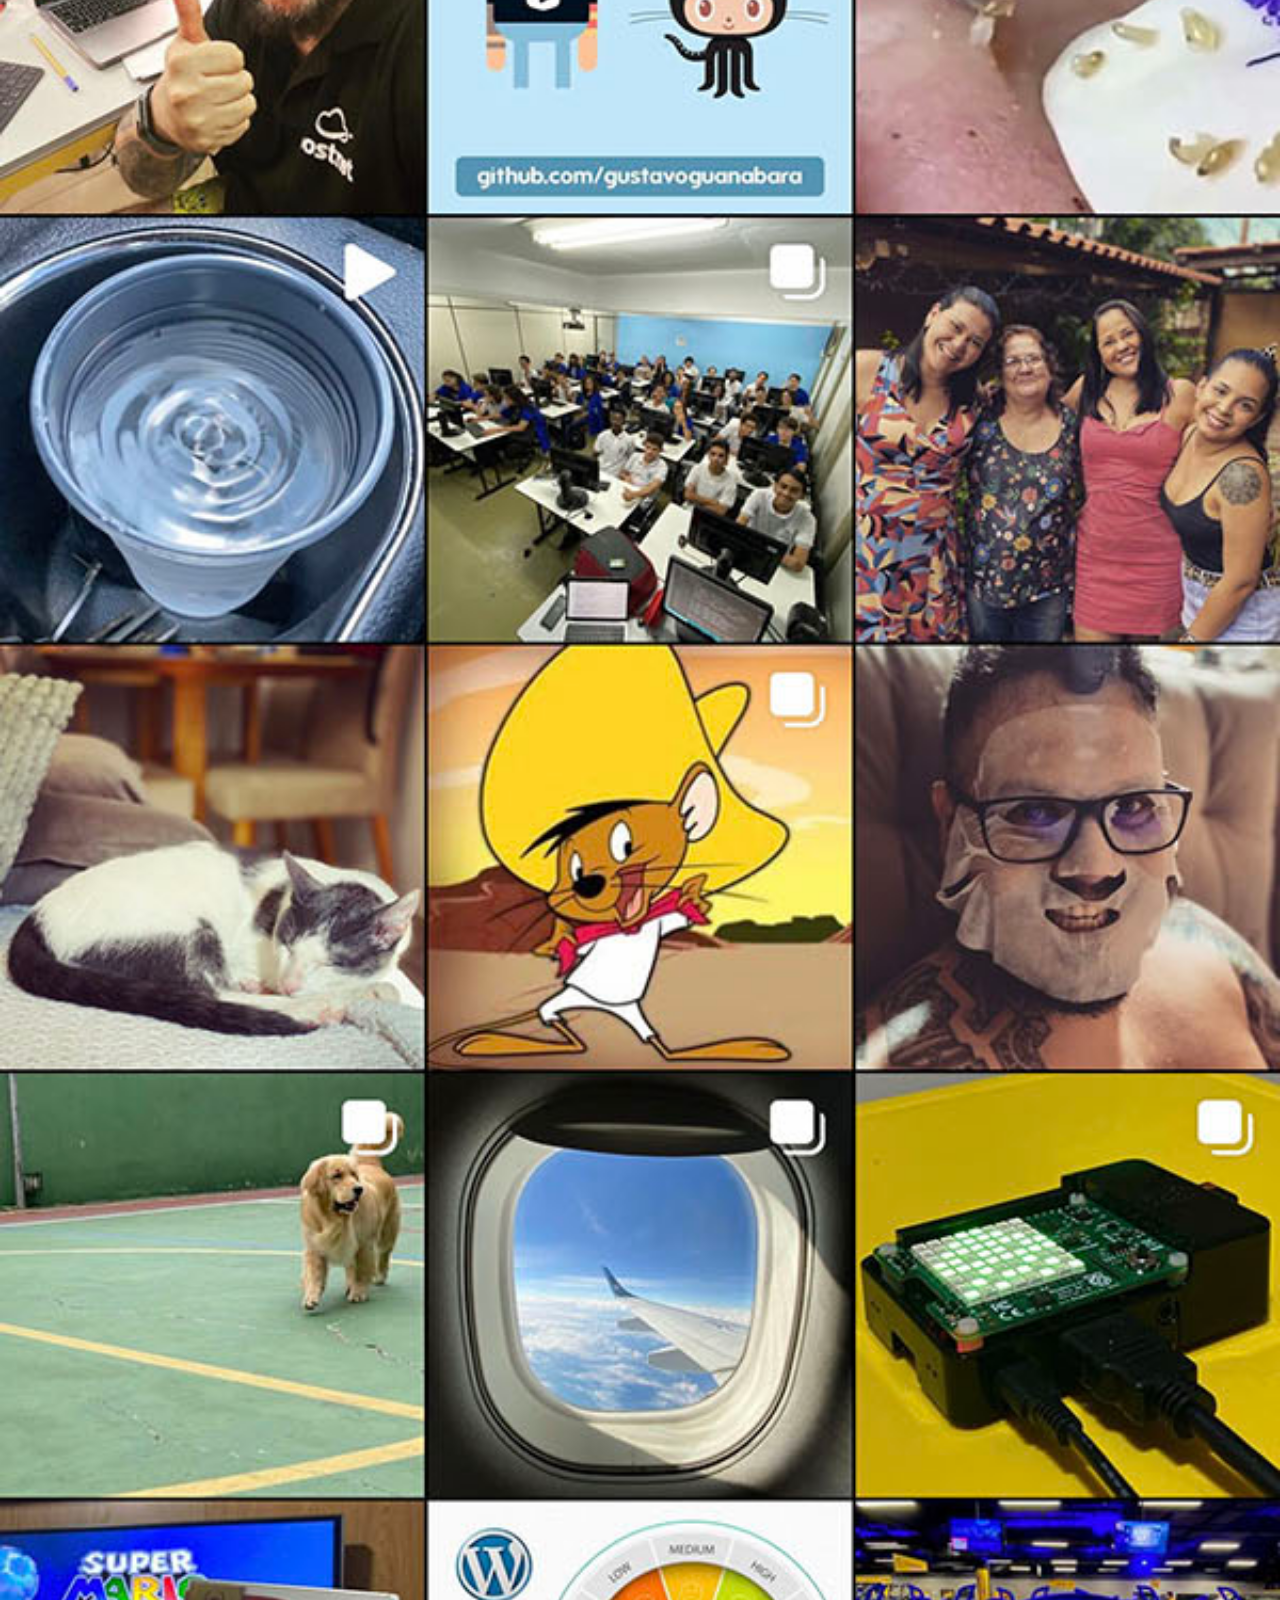
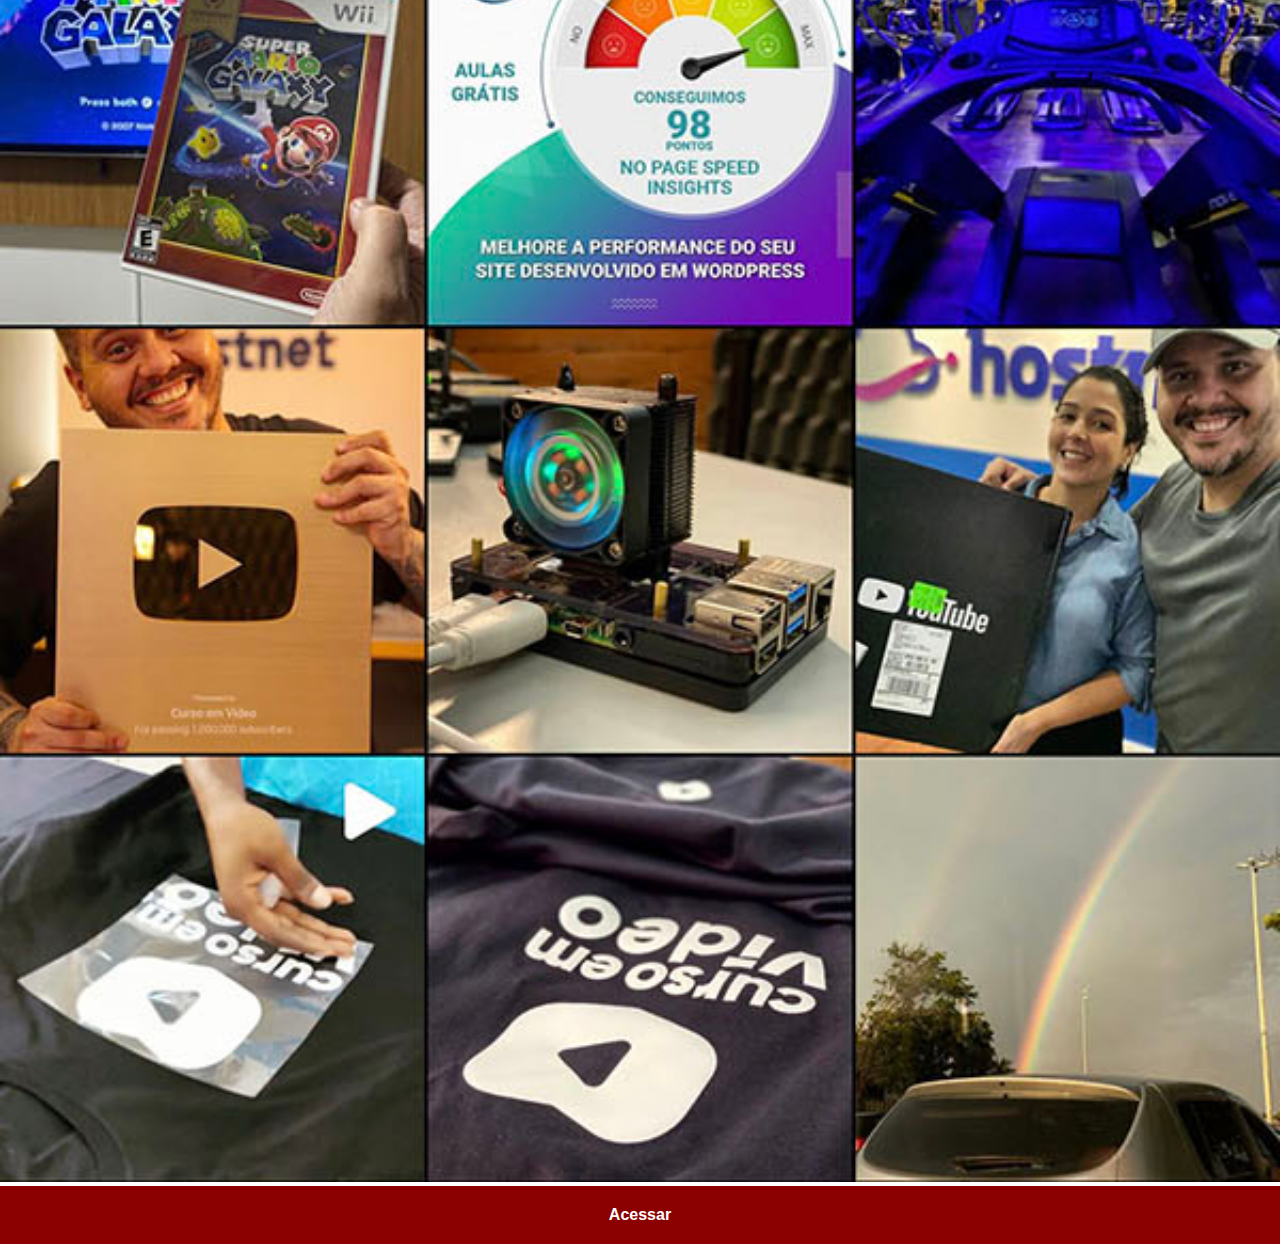
<file: instagram.html>
<!DOCTYPE html>
<html lang="pt-br">
<head>
    <meta charset="UTF-8">
    <meta http-equiv="X-UA-Compatible" content="IE=edge">
    <meta name="viewport" content="width=device-width, initial-scale=1.0">
    <link rel="stylesheet" href="estilos/sociai.css">
    <title>instagram</title>
</head>
<body>
    <img src="pacote-d013/imagens/tela-instagram.jpg" alt="instagram">
    <a href="https://www.instagram.com/gustavoguanabara/" target="_blank">Acessar</a>
</body>
</html>
</file>
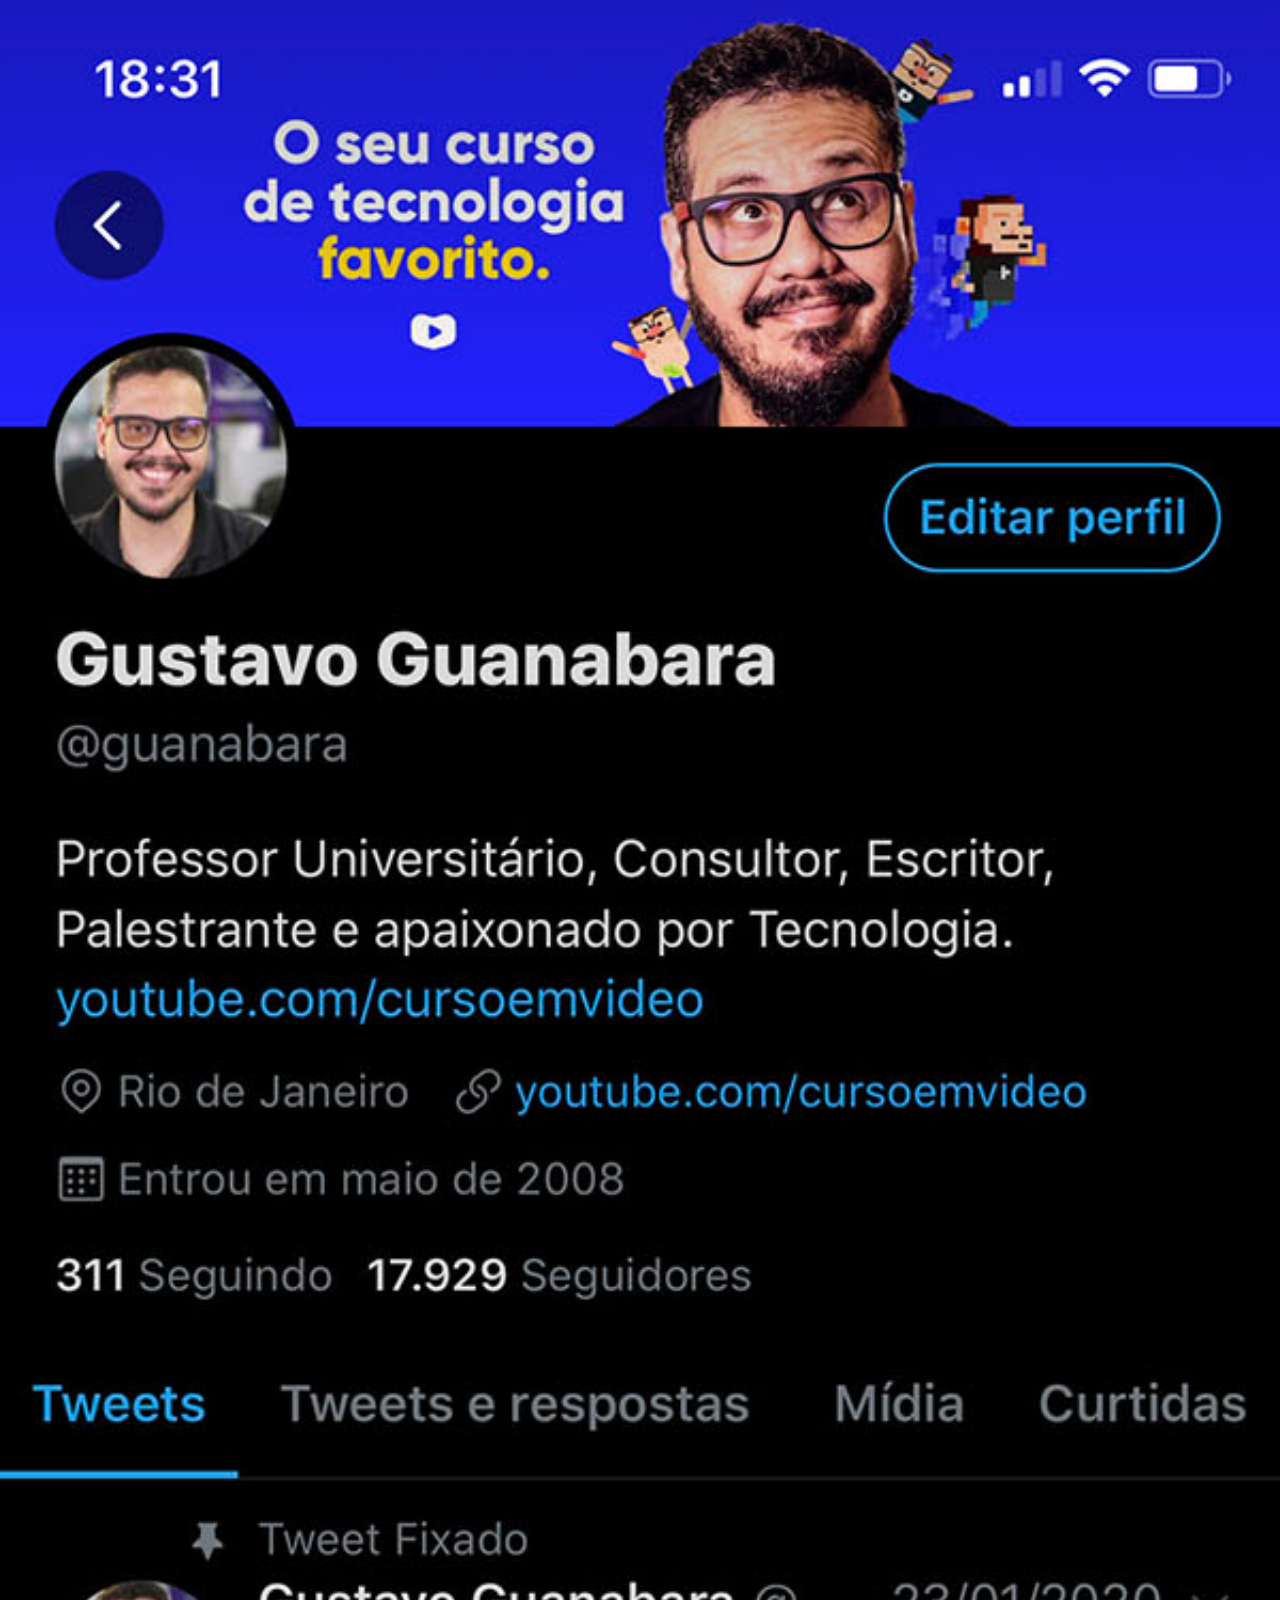
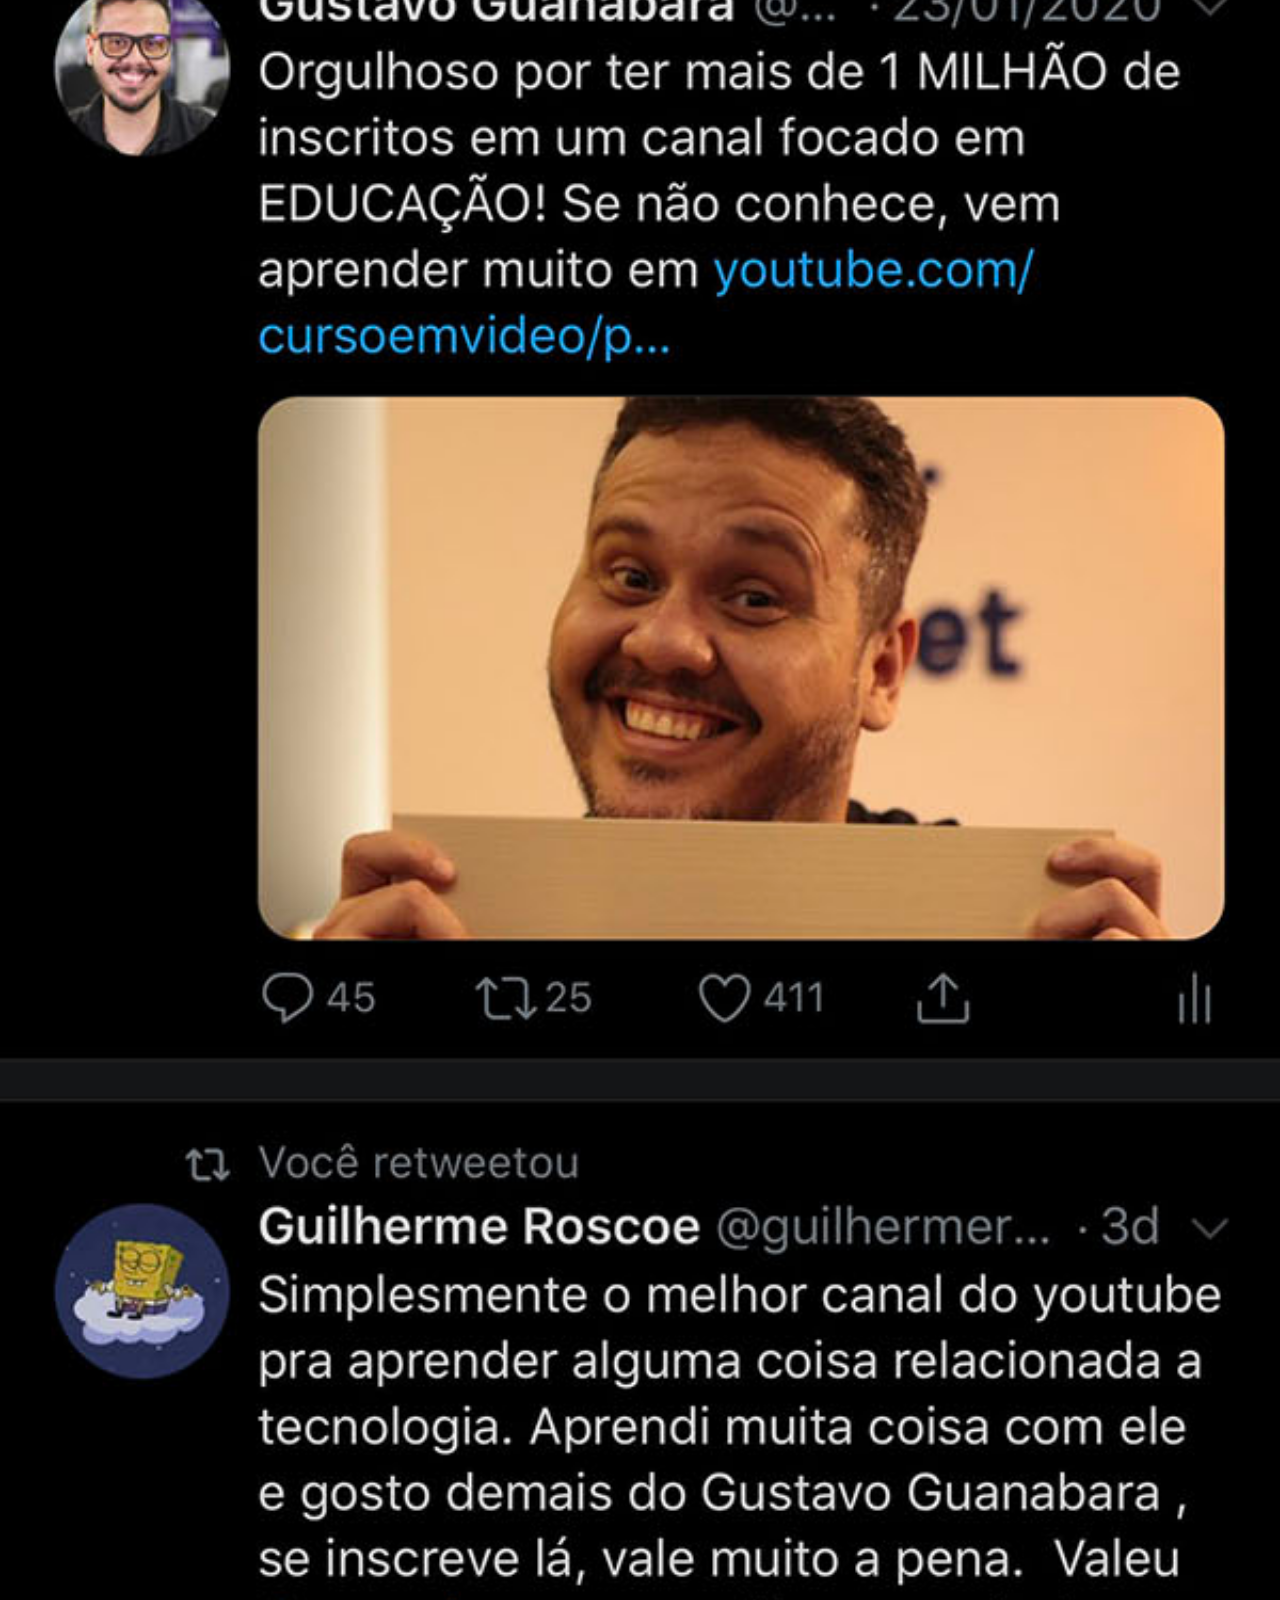
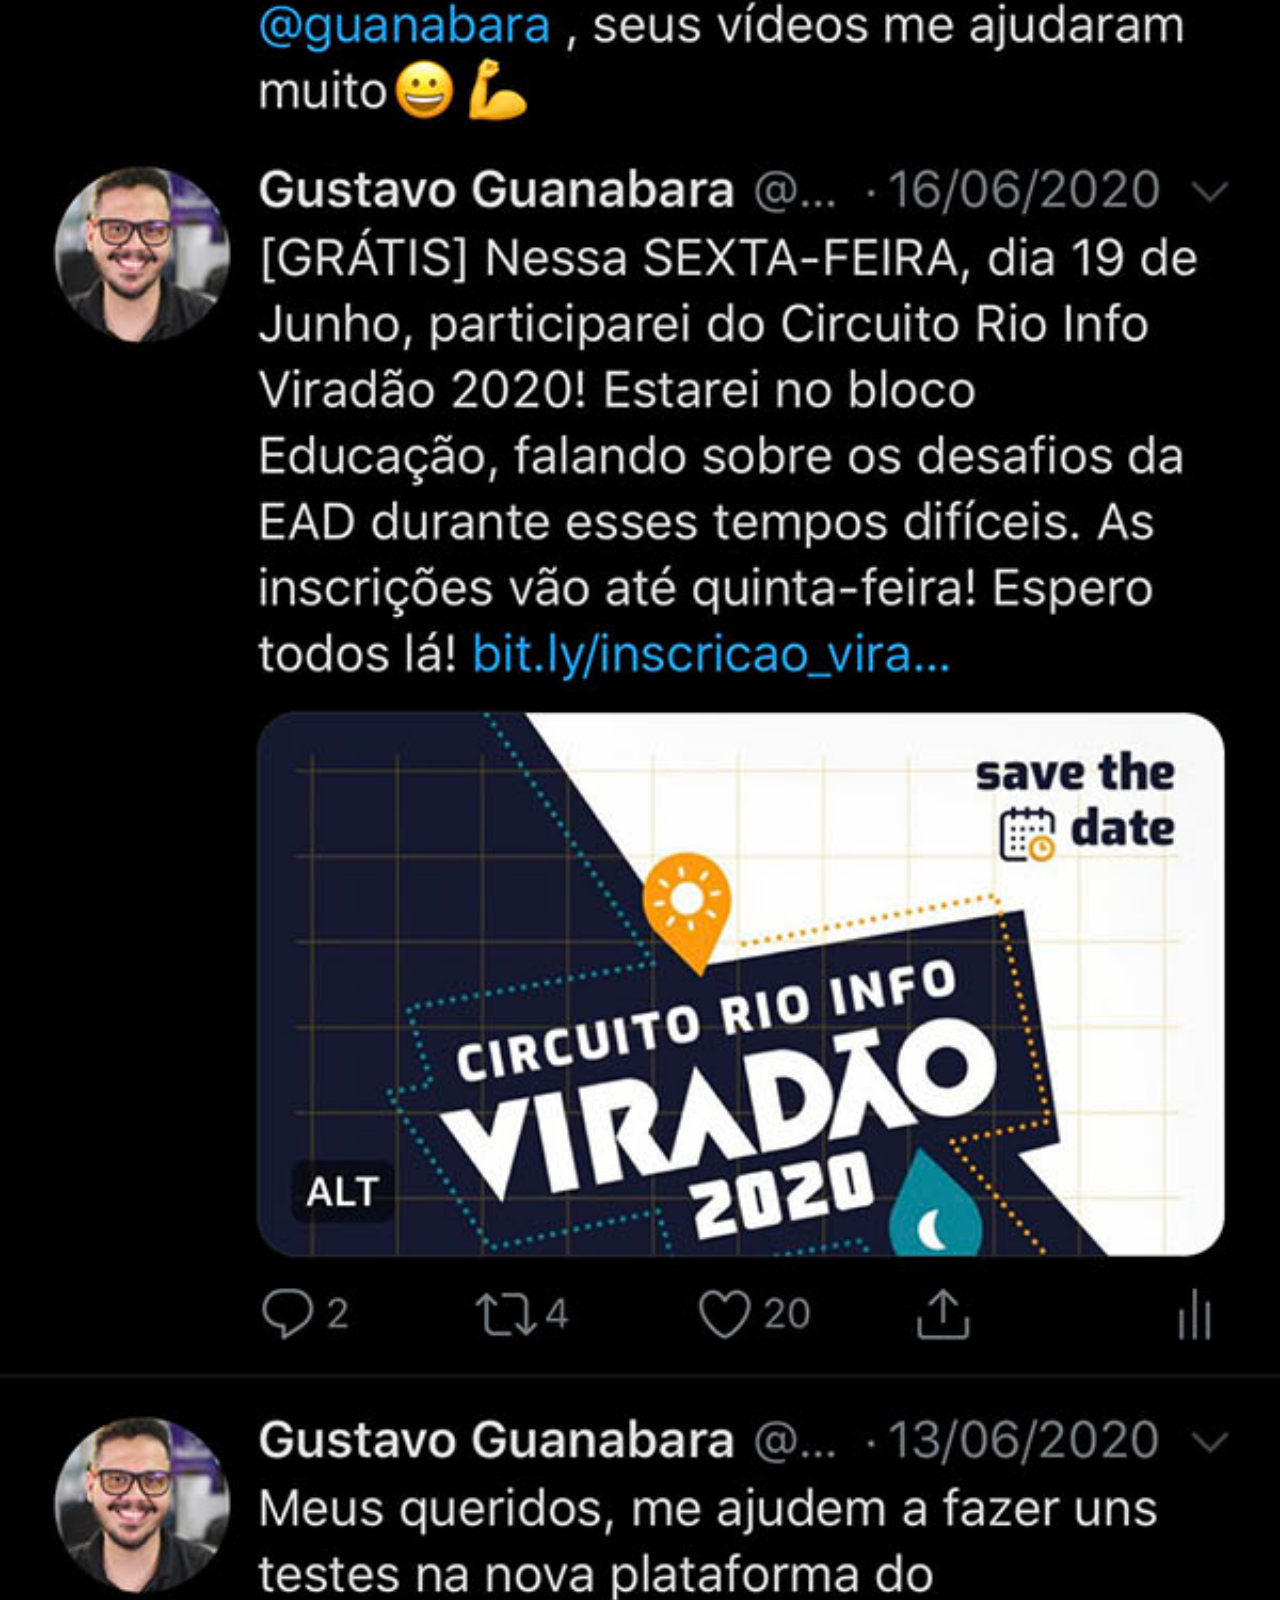
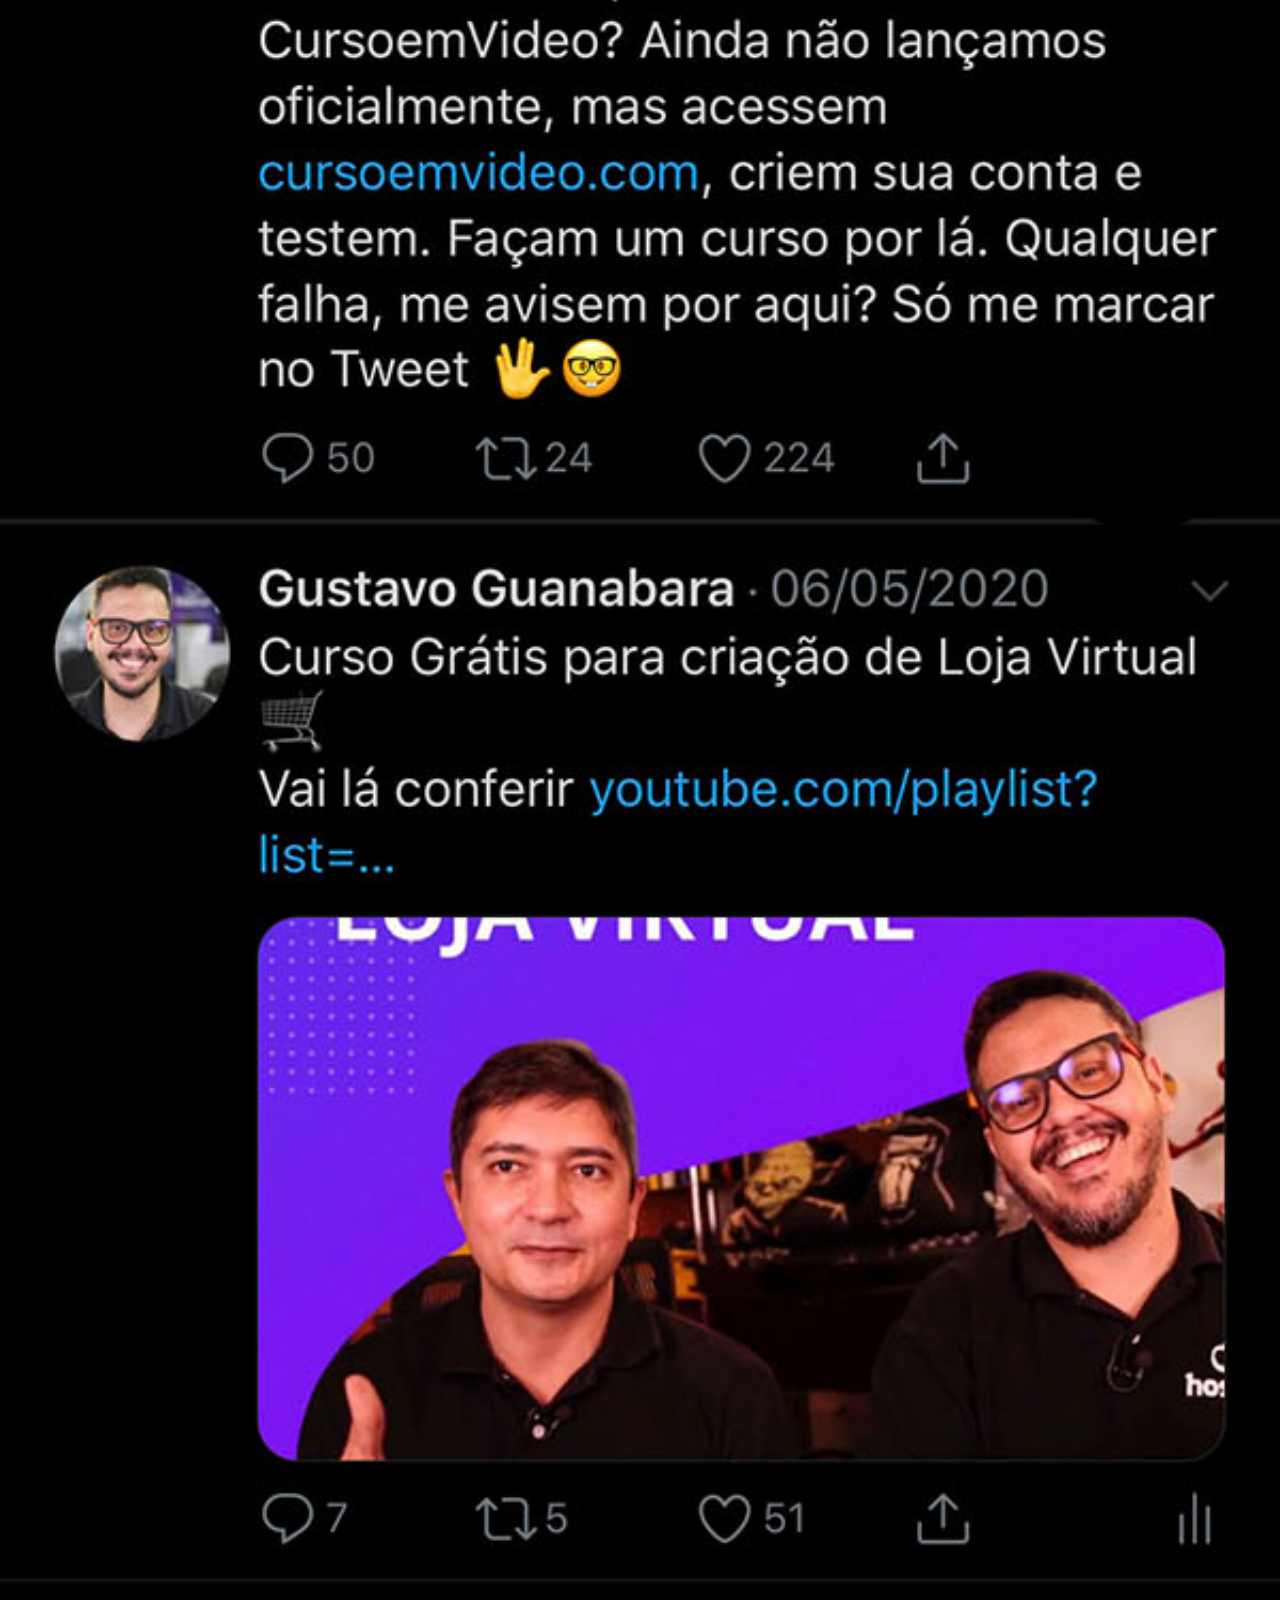
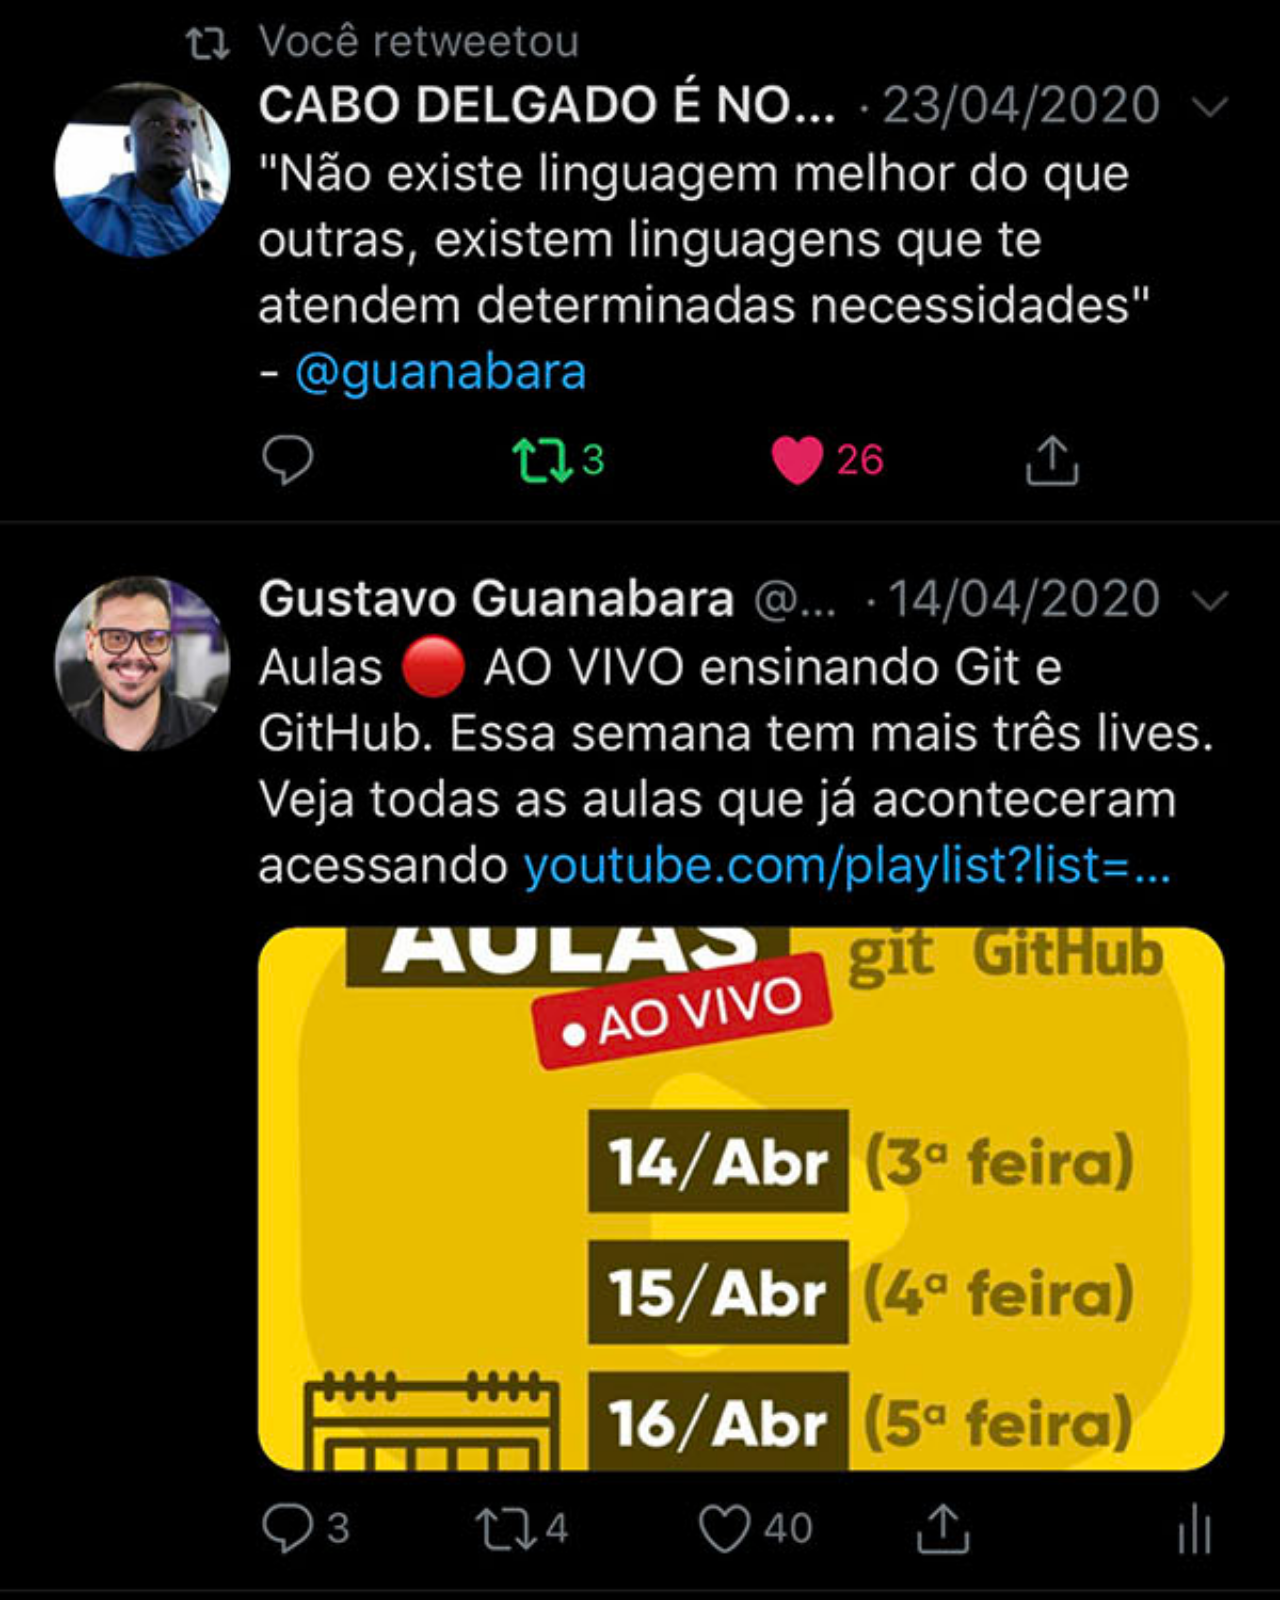
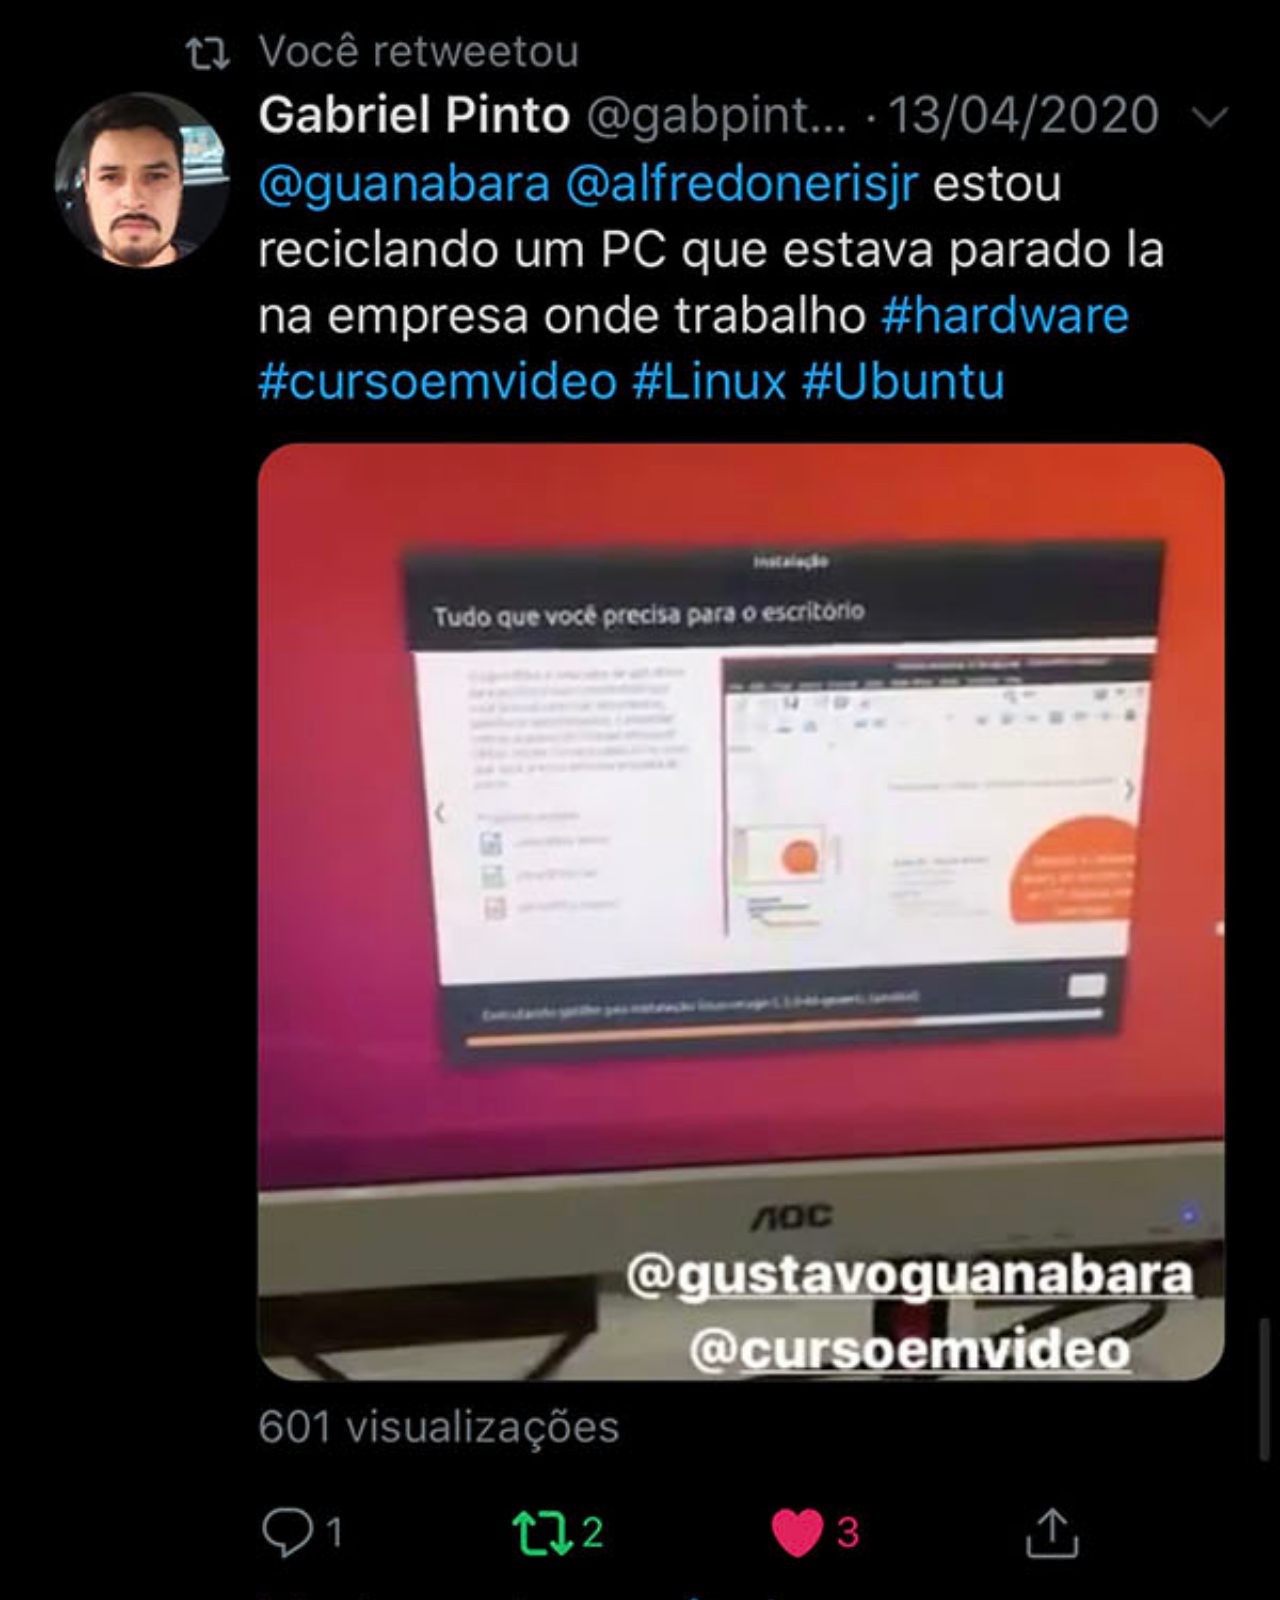
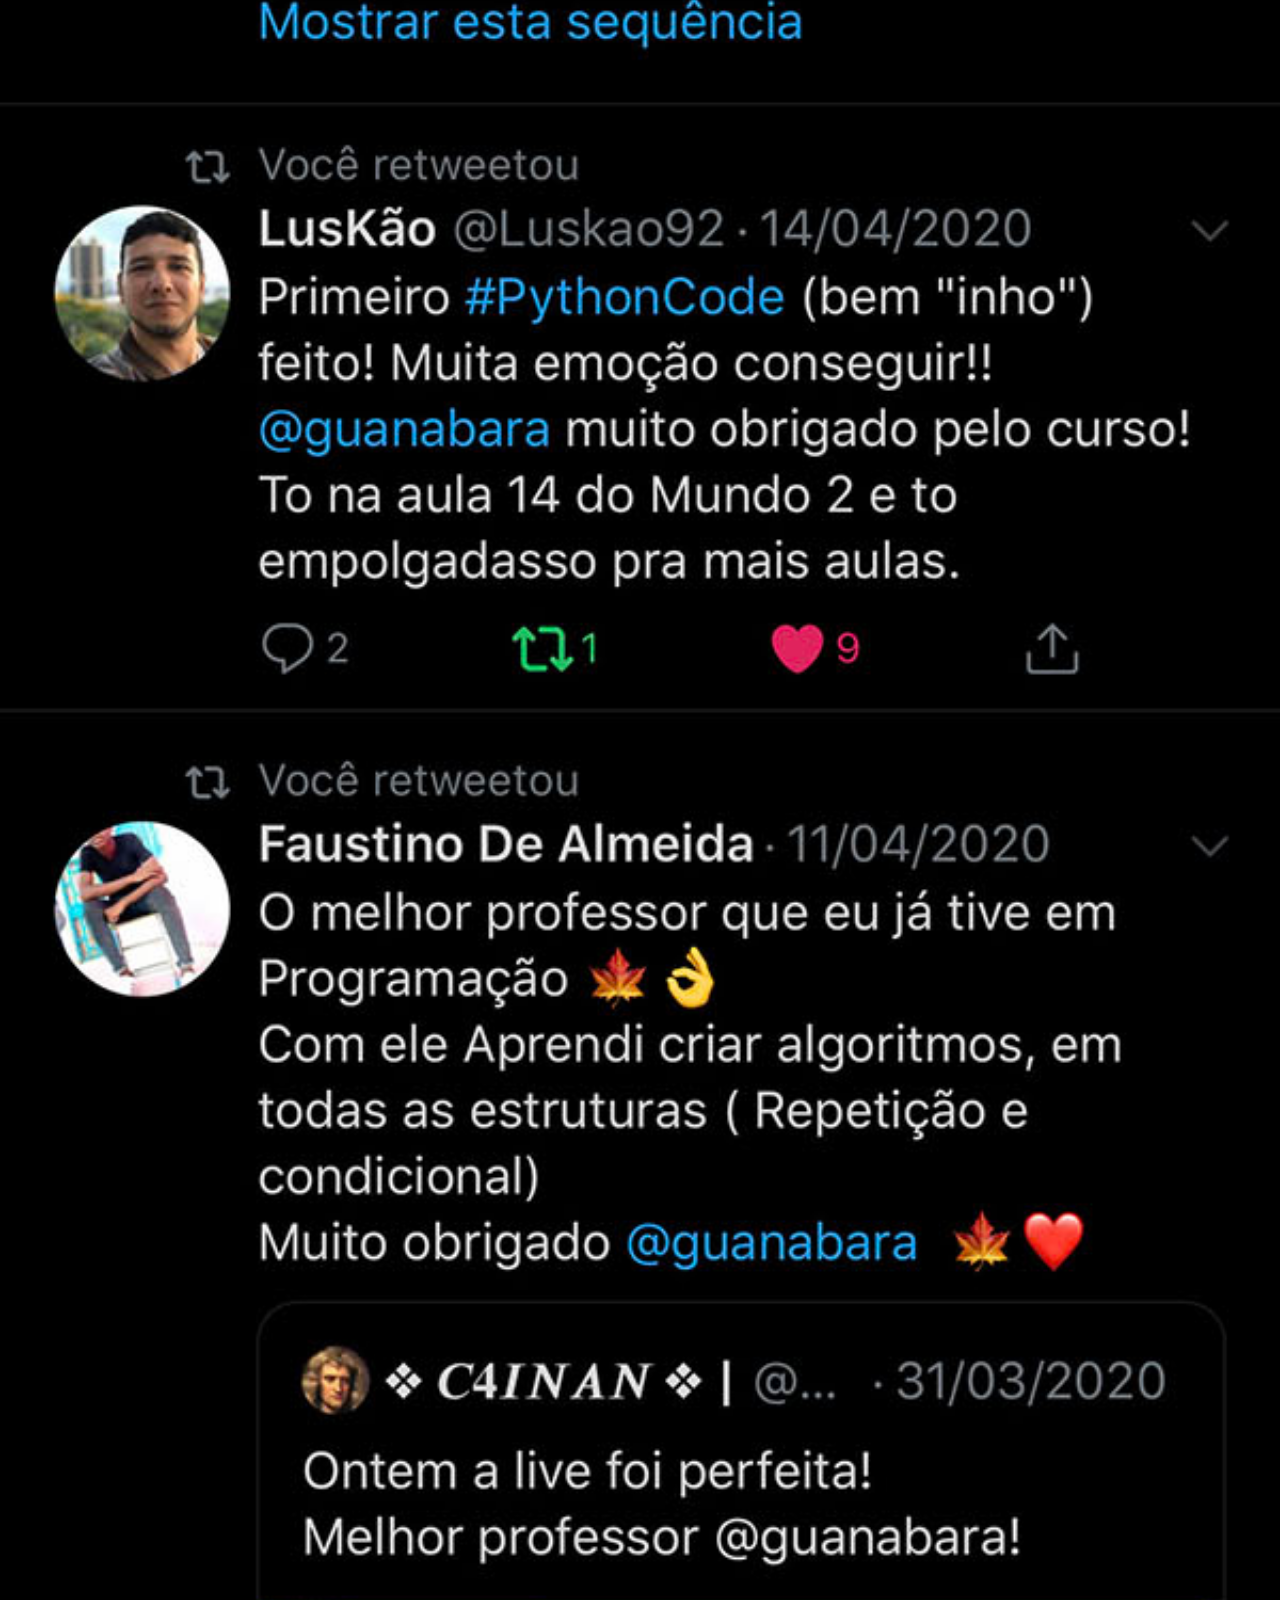
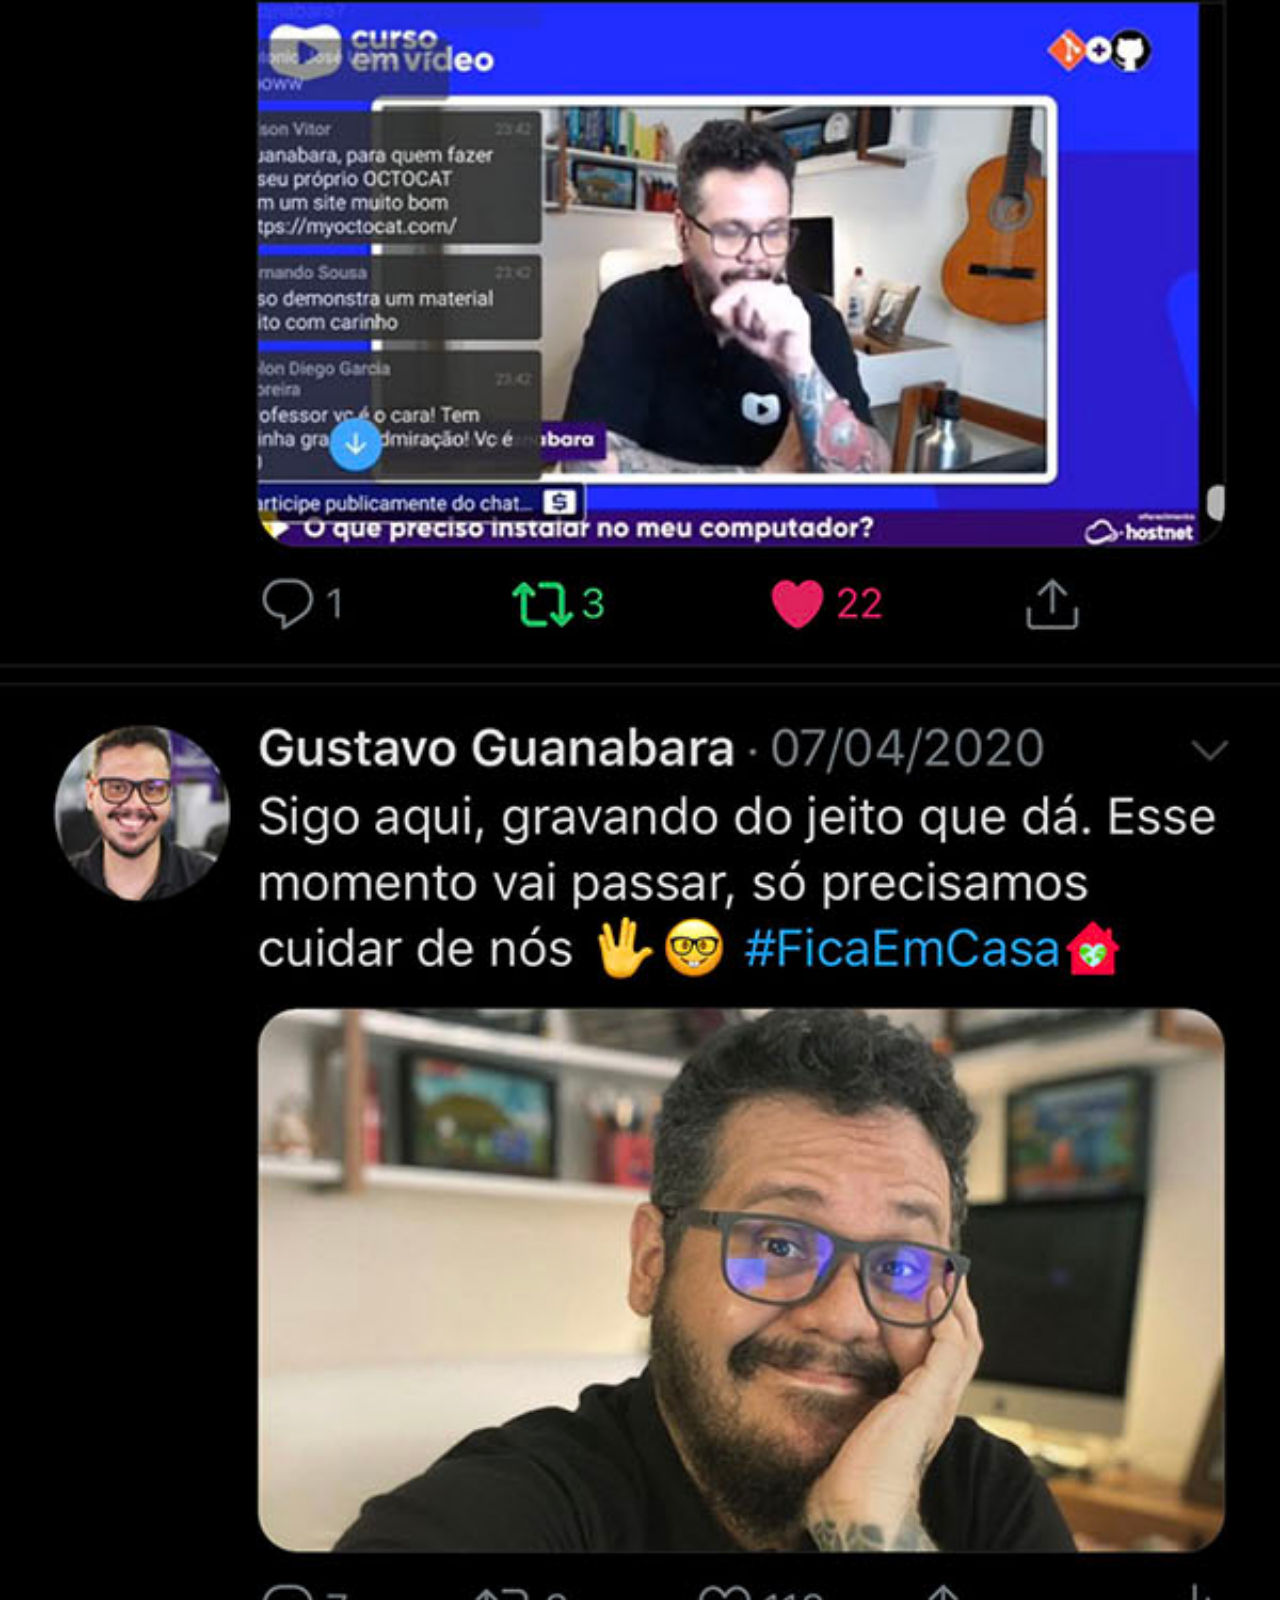
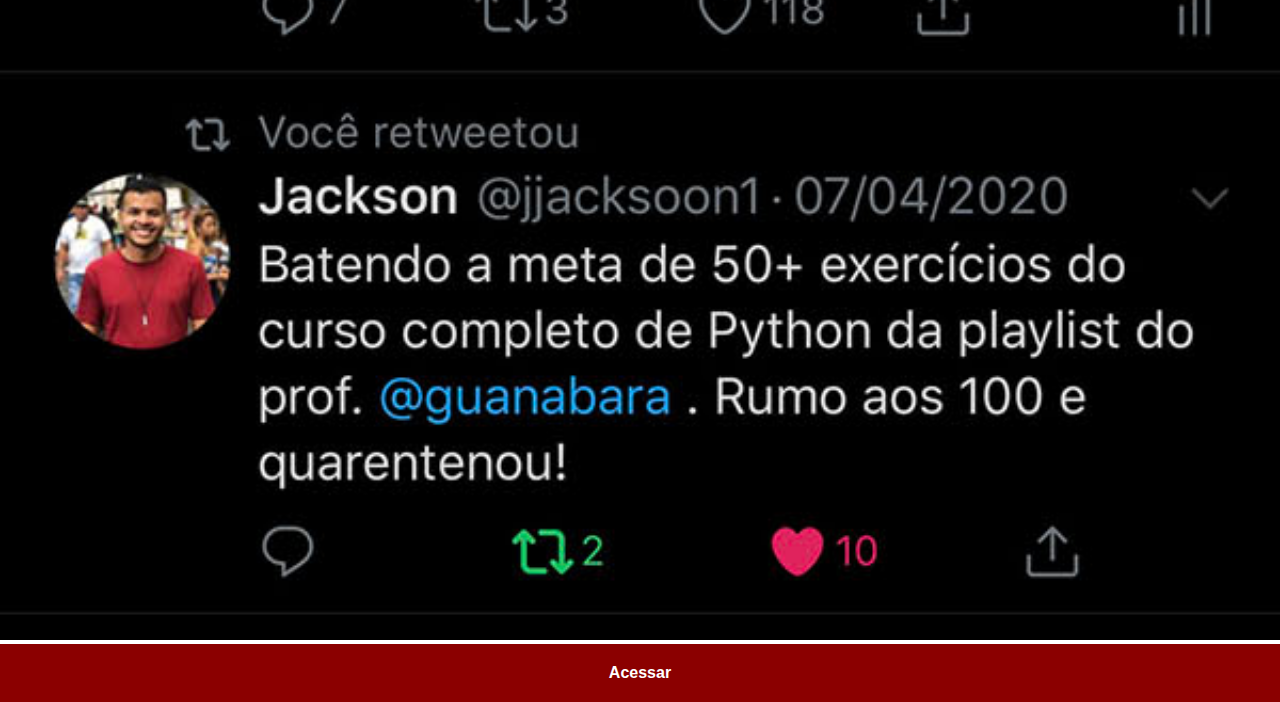
<file: twitter.html>
<!DOCTYPE html>
<html lang="pt-br">
<head>
    <meta charset="UTF-8">
    <meta http-equiv="X-UA-Compatible" content="IE=edge">
    <meta name="viewport" content="width=device-width, initial-scale=1.0">
    <link rel="stylesheet" href="estilos/sociai.css">
    <title>twitter</title>
</head>
<body>
    <img src="pacote-d013/imagens/tela-twitter.jpg" alt="tw">
    <a href="https://twitter.com/guanabara?ref_src=twsrc%5Egoogle%7Ctwcamp%5Eserp%7Ctwgr%5Eauthor">Acessar</a>
</body>
</html>
</file>
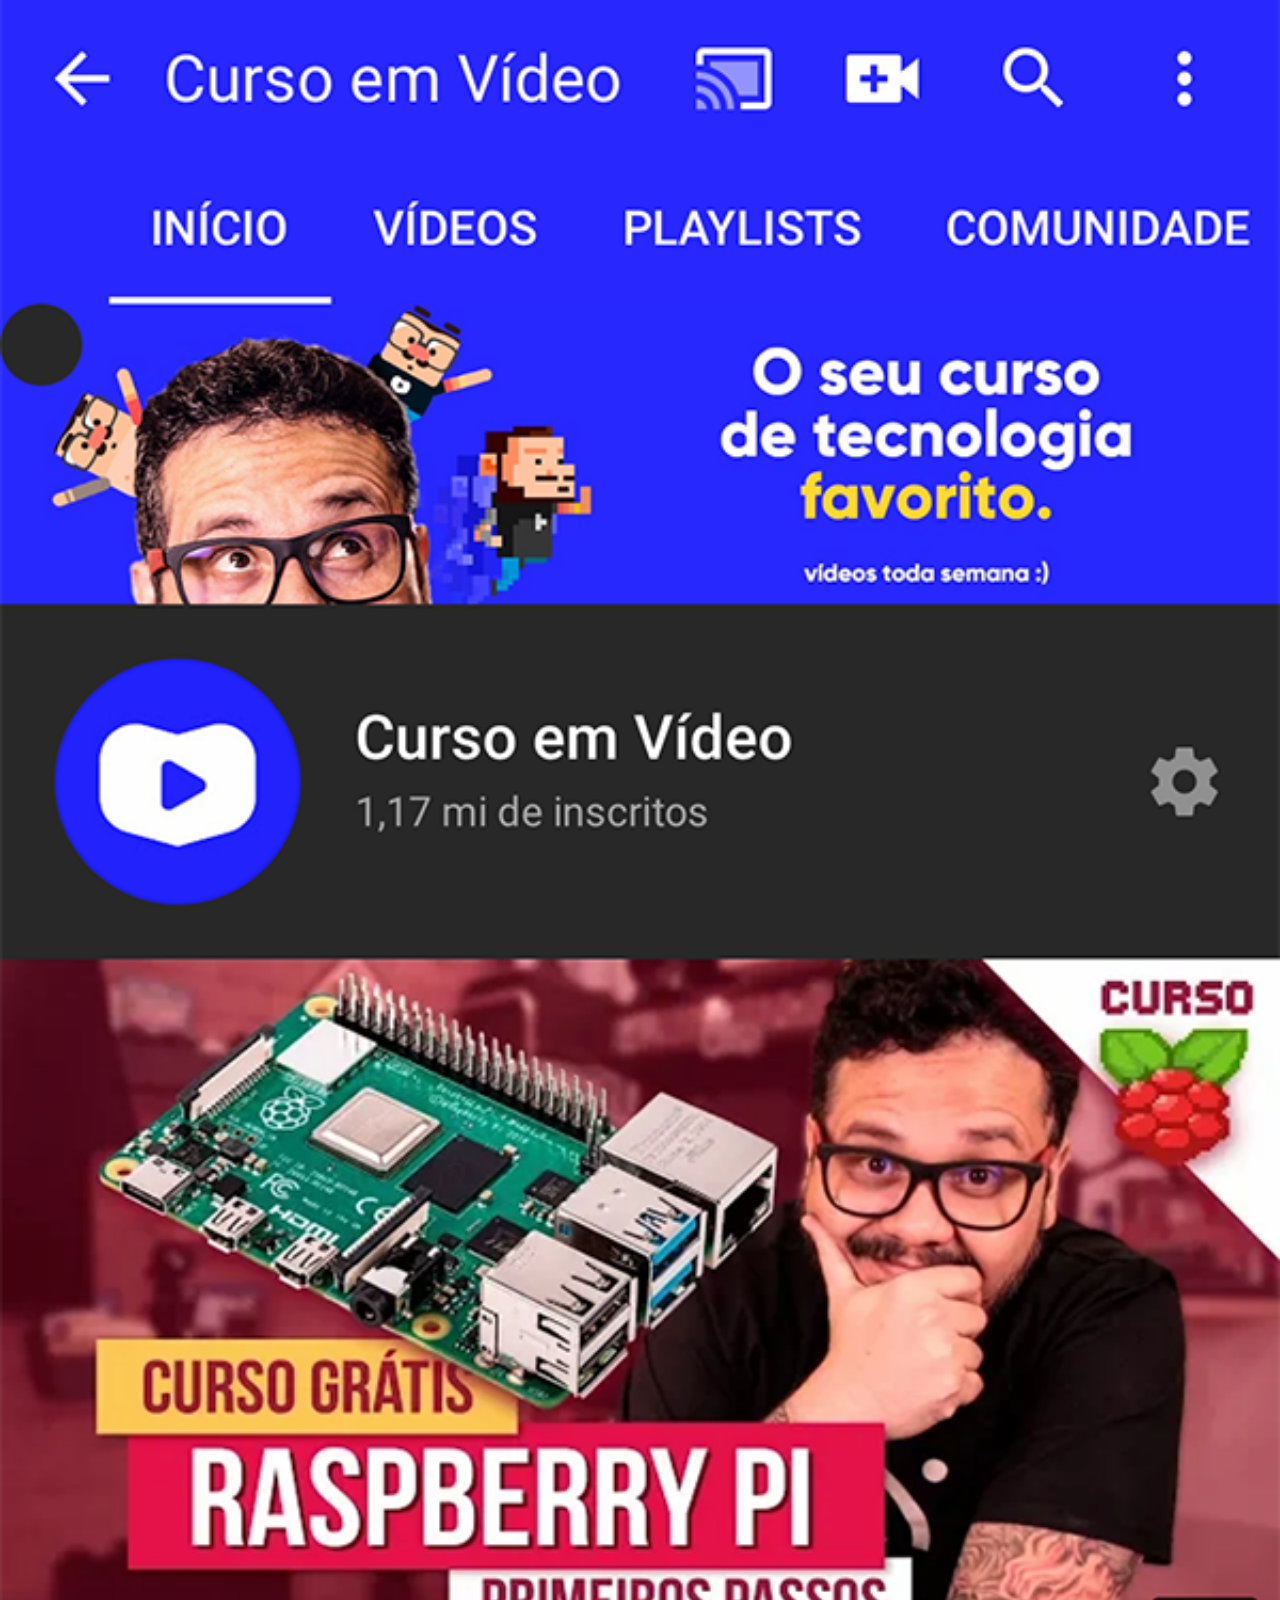
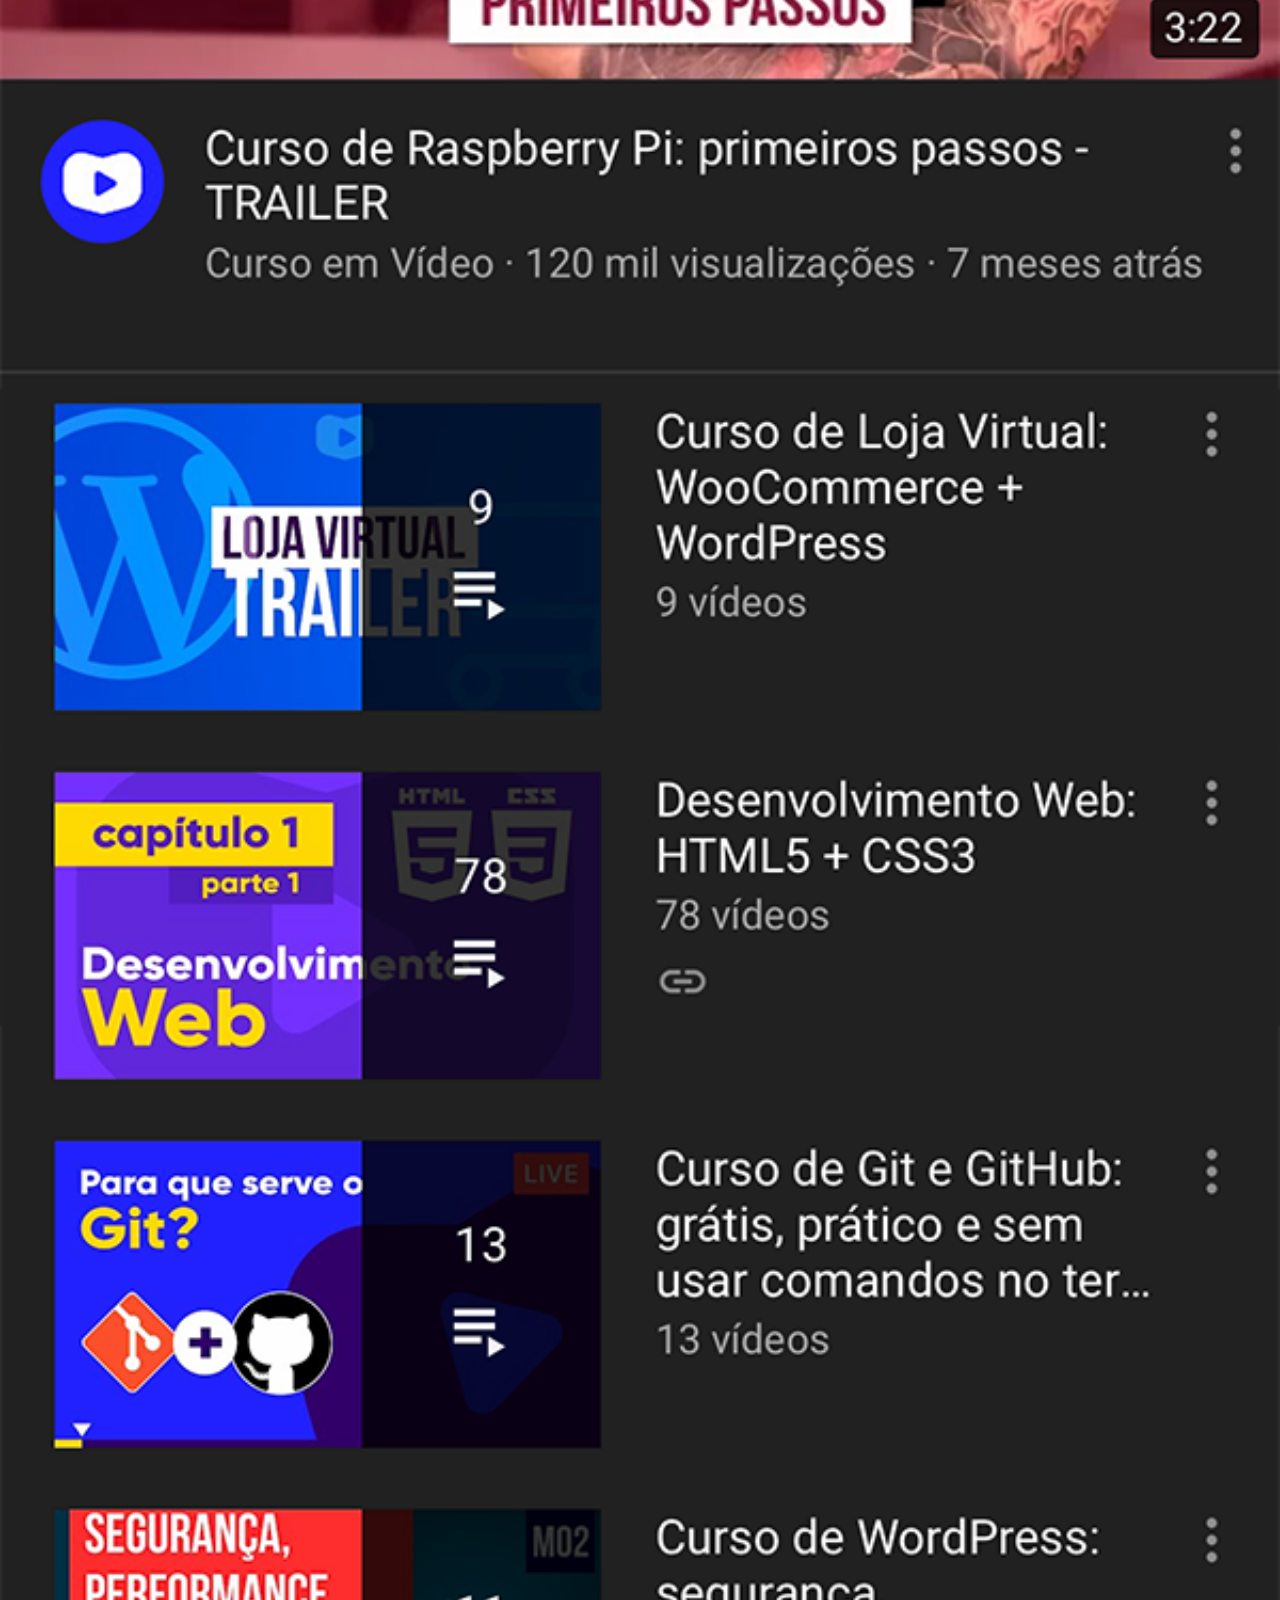
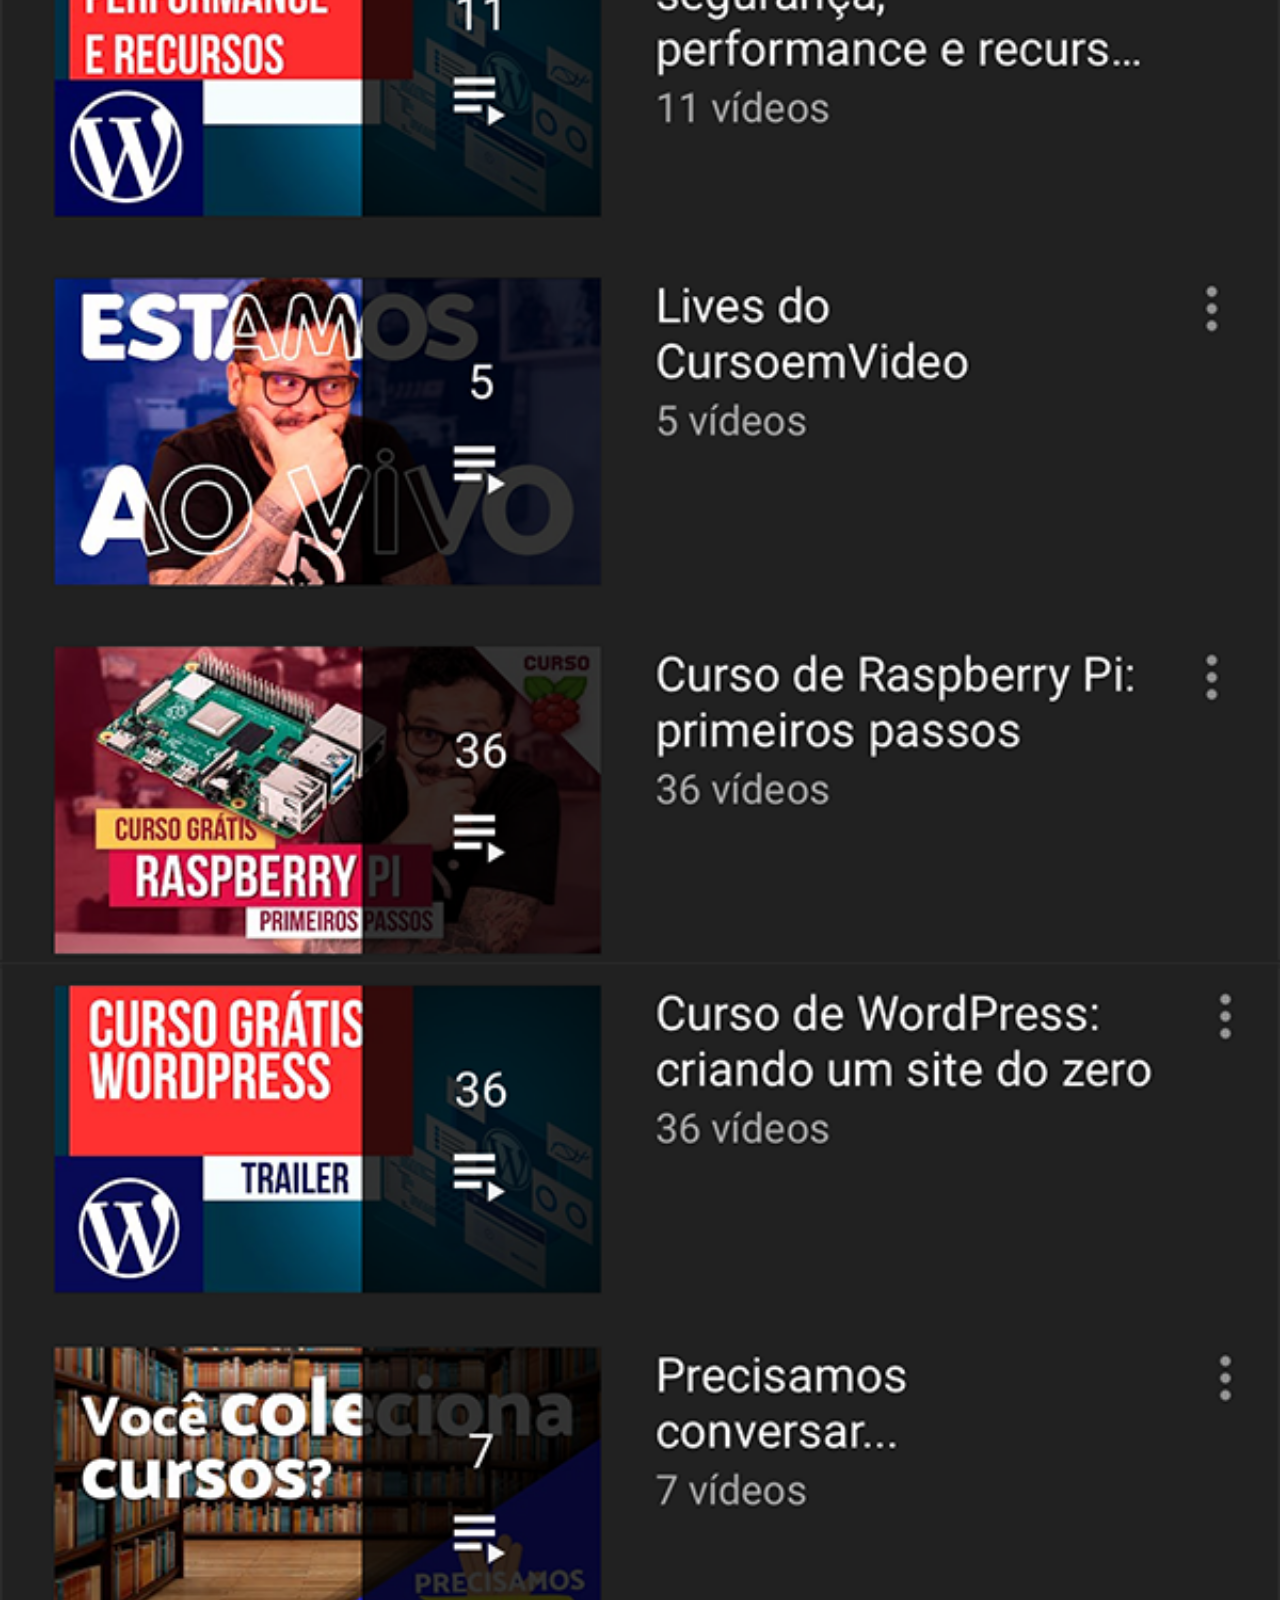
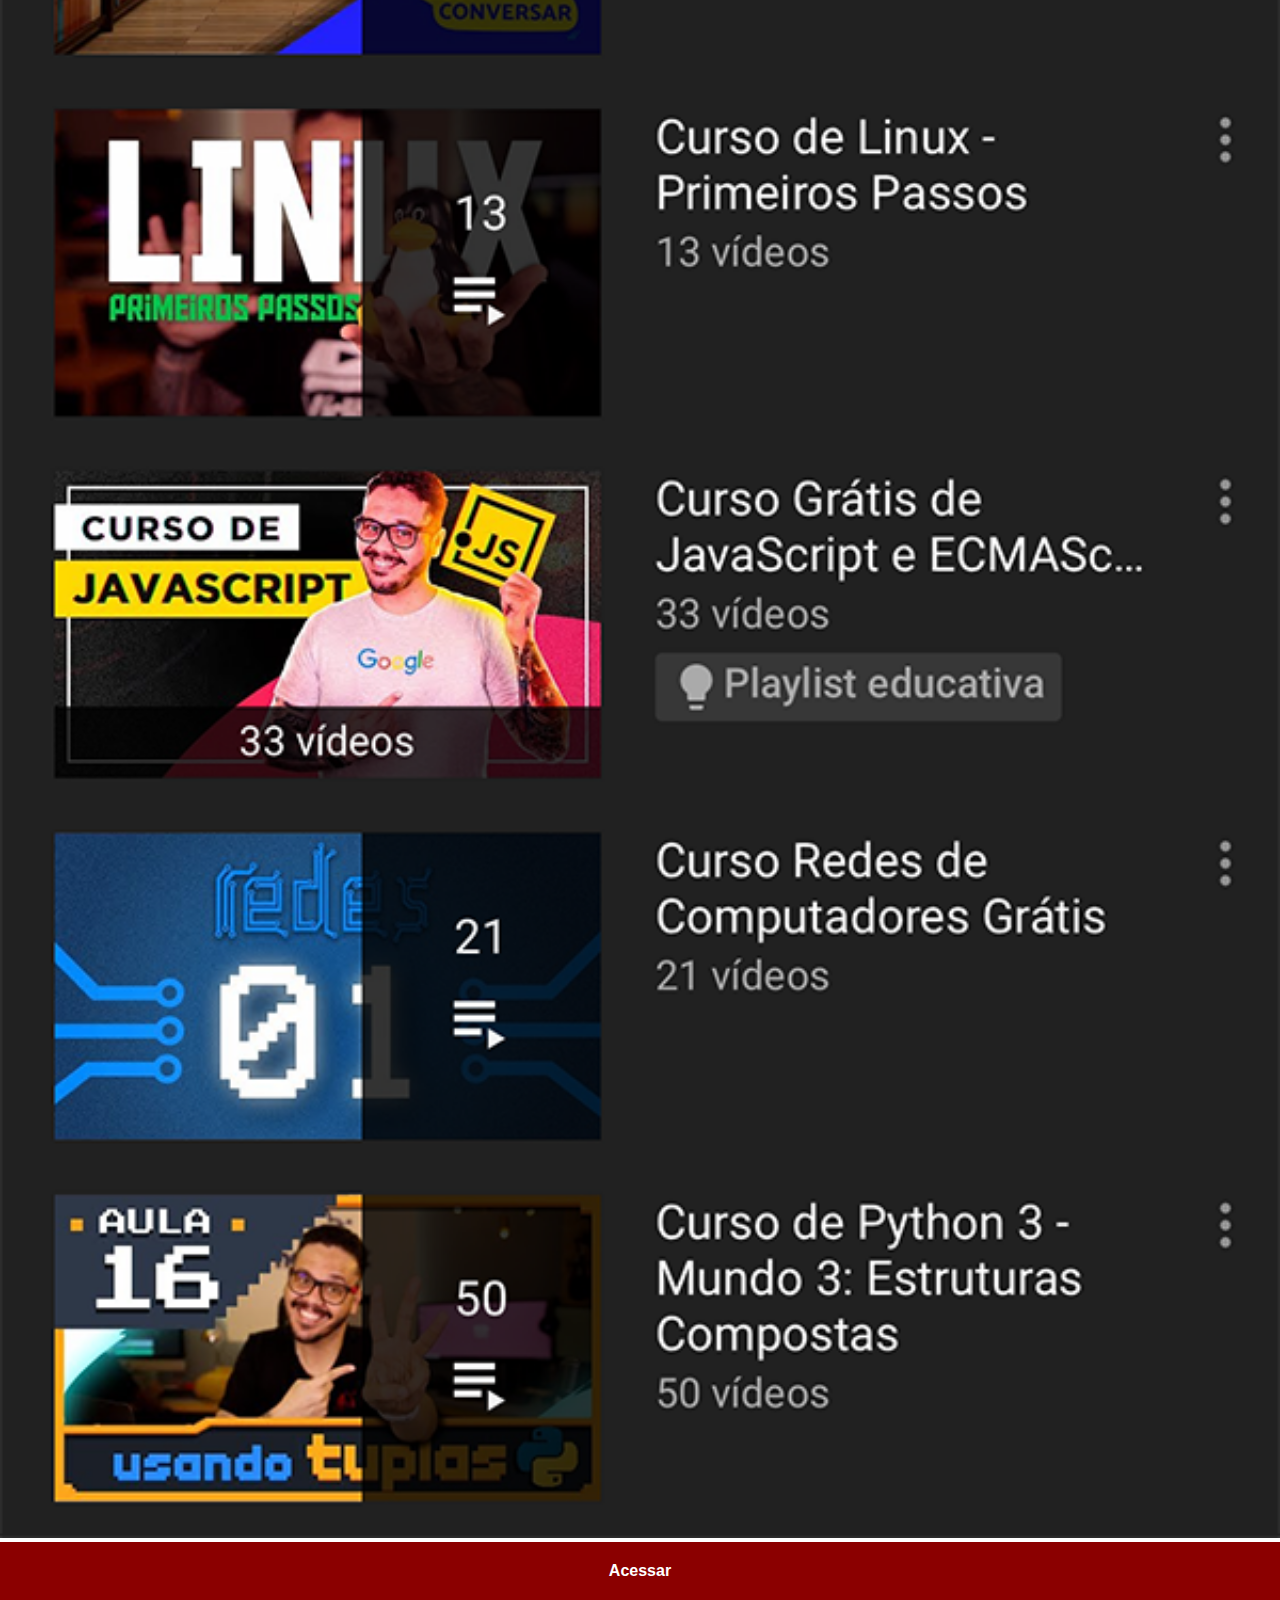
<file: youtube.html>
<!DOCTYPE html>
<html lang="pt-br">
<head>
    <meta charset="UTF-8">
    <meta http-equiv="X-UA-Compatible" content="IE=edge">
    <meta name="viewport" content="width=device-width, initial-scale=1.0">
    <link rel="stylesheet" href="estilos/sociai.css">
    <title>Youtube</title>
</head>
<body>
    <img src="pacote-d013/imagens/tela-youtube.png" alt="Youtube">
    <a href="https://www.youtube.com/@CursoemVideo/playlists" target="_blank">Acessar</a>
</body>
</html>
</file>
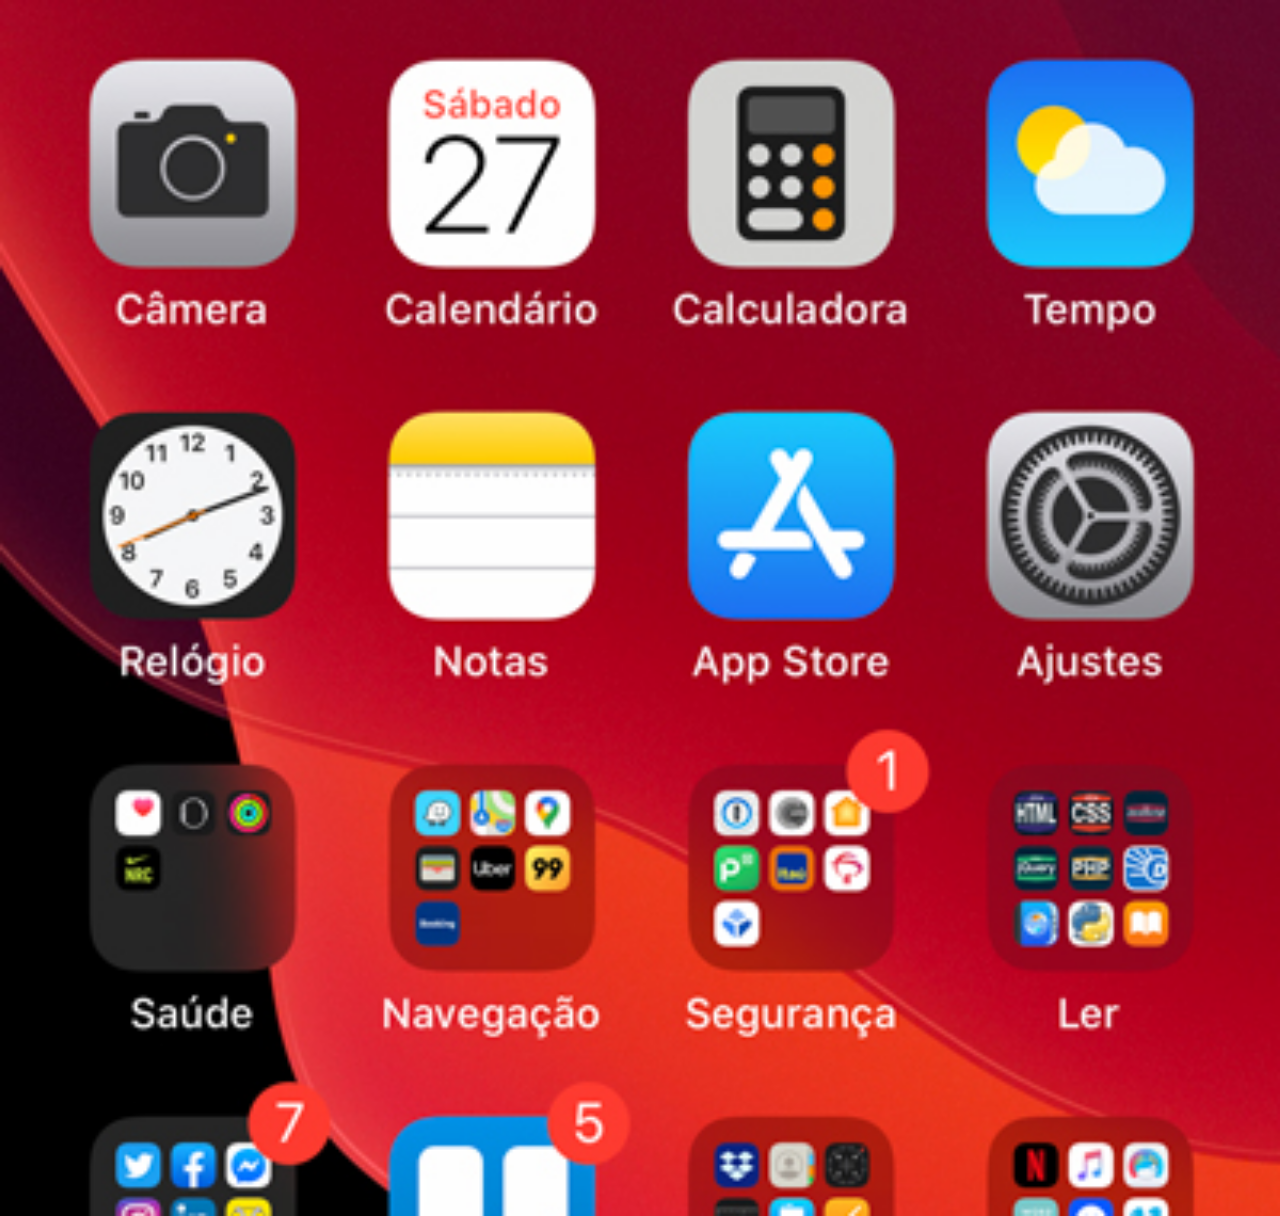
<file: pacote-d013/home.html>
<!DOCTYPE html>
<html lang="pt-br">
<head>
    <meta charset="UTF-8">
    <meta http-equiv="X-UA-Compatible" content="IE=edge">
    <meta name="viewport" content="width=device-width, initial-scale=1.0">
    <title>titulo</title>
    <style>
        *{
            margin: 0%;
            padding: 0%;
        }
        body{
            width: 94vw;
            height: 95vw;
            background: black url('imagens/tela-home.jpg') no-repeat top center;
            background-size: cover;
        }
    </style>
</head>
<body>
    
</body>
</html>
</file>
<file: estilos.css>
@charset "UTF-8";

*{
    padding: 0%;
    margin: 0%;
    font-family: Arial, Helvetica, sans-serif;
}
html,body{
    height: 100vh;
    width: 100vw;
    background-color: black;
}
main{
    position: relative;
    height: 100vh;

}
body{
    background-image: url('pacote-d013/imagens/fundo-madeira.jpg');
    background-repeat: no-repeat;
    background-size: cover;
    background-position: top center;
    background-attachment: fixed;
}

#telefone{
    position: absolute;
    top: 50%;
    left: 50%;
    transform: translate(-50%,-50%);

    height: 627px;
    width: 311px;
    background: url('pacote-d013/imagens/frame-iphone.png') no-repeat;
}

#tela{
    position: relative;
    top: 80px;
    left: 22px;
    width: 267px;
    height: 471px;
}


#redes-sociais{
    text-align: right;
}
#redes-sociais img{
    width: 50px;
    margin: 10px;
    border-radius: 50%;
    box-shadow: 2px 2px 5px rgba(0, 0, 0, 0.425);
    box-sizing: border-box;
}

#redes-sociais img:hover{
    border: 2px solid white;
    transform: translate(-3px, -3px);
    box-shadow: 5px 5px 10px rgba(0, 0, 0, 0.603);
    transition: transform 1.4s;
}
</file>
<file: estilos/sociai.css>
@charset "UTF-8";

*{
    margin: 0%;
    padding: 0%;
    font-family: Arial, Helvetica, sans-serif;
}
::-webkit-scrollbar{
    width: 0%;
    height: 0%;
}
img{
    width: 100vw;
}
a{
    display: block;
    background-color: darkred;
    color: white;
    padding: 20px;
    text-align: center;
    font-weight: bolder;
    text-decoration: none;
}
a:hover{
    background-color: red;
}
</file>
